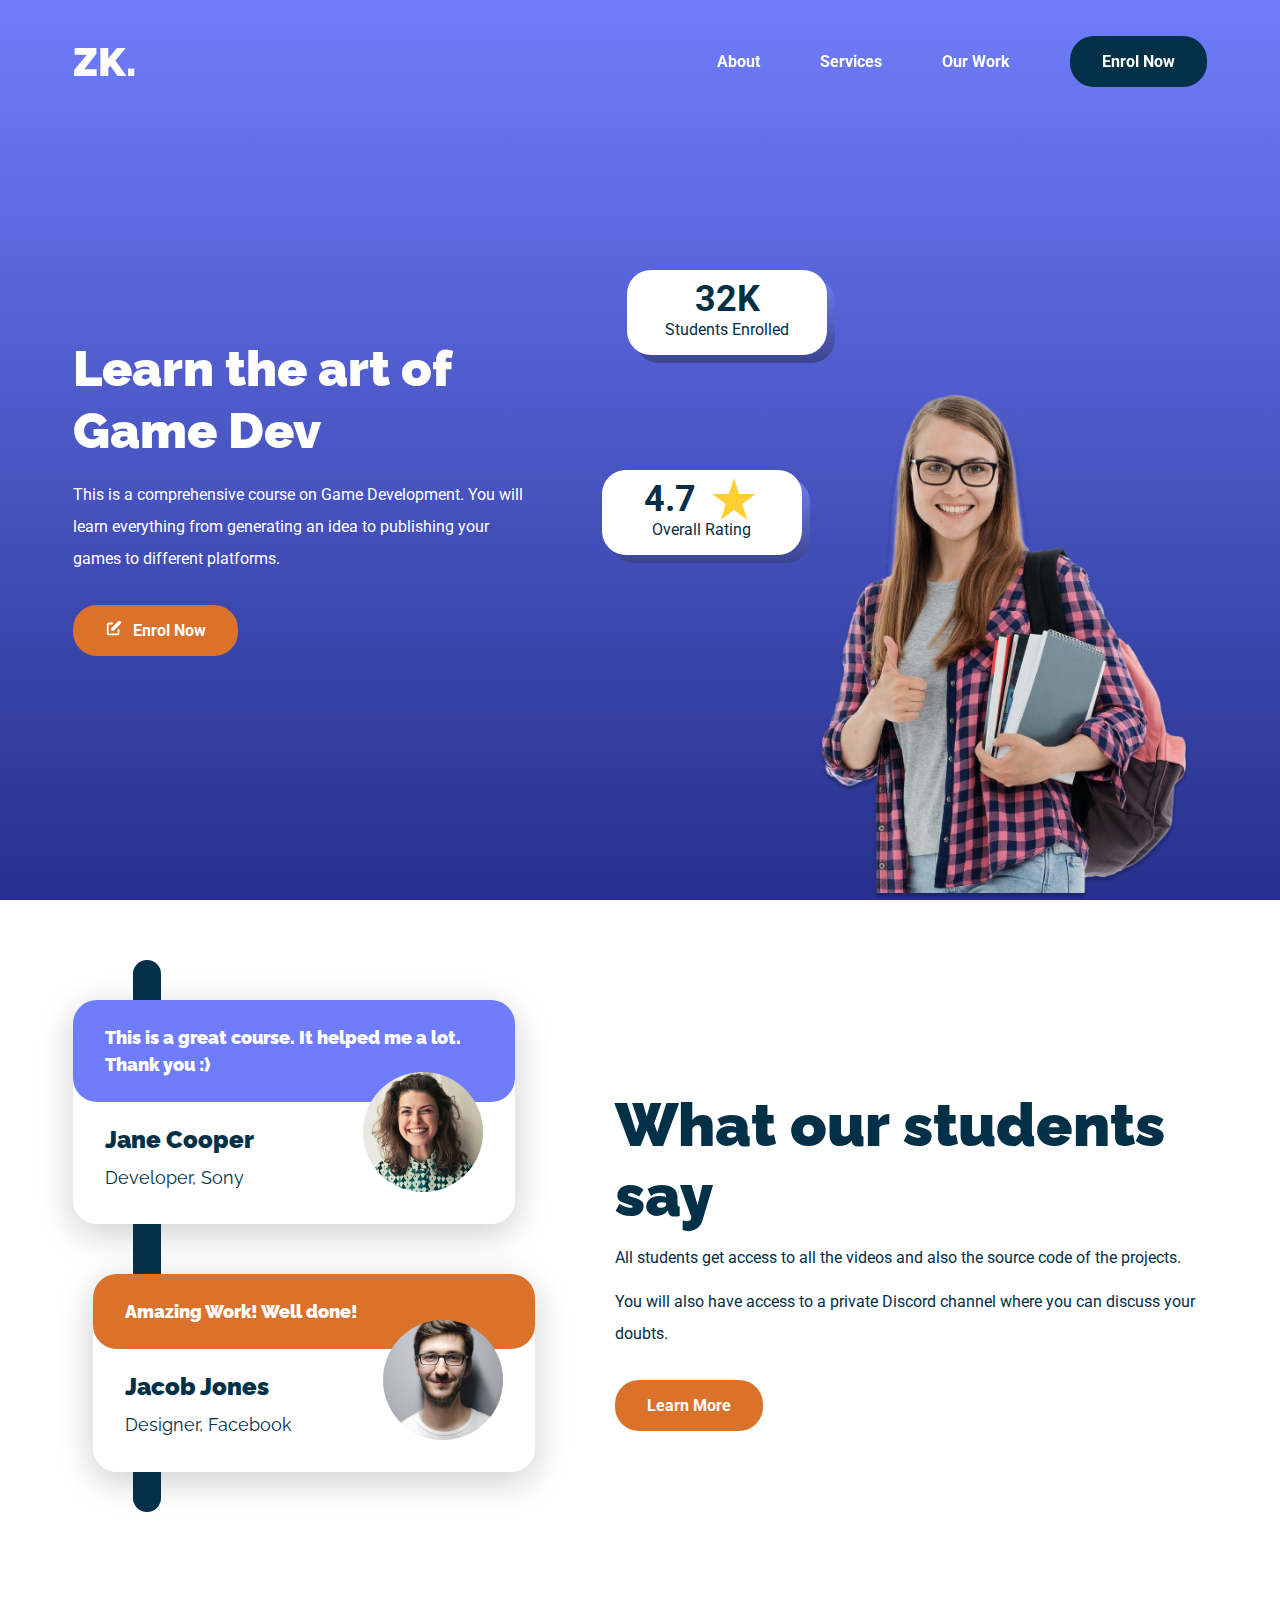
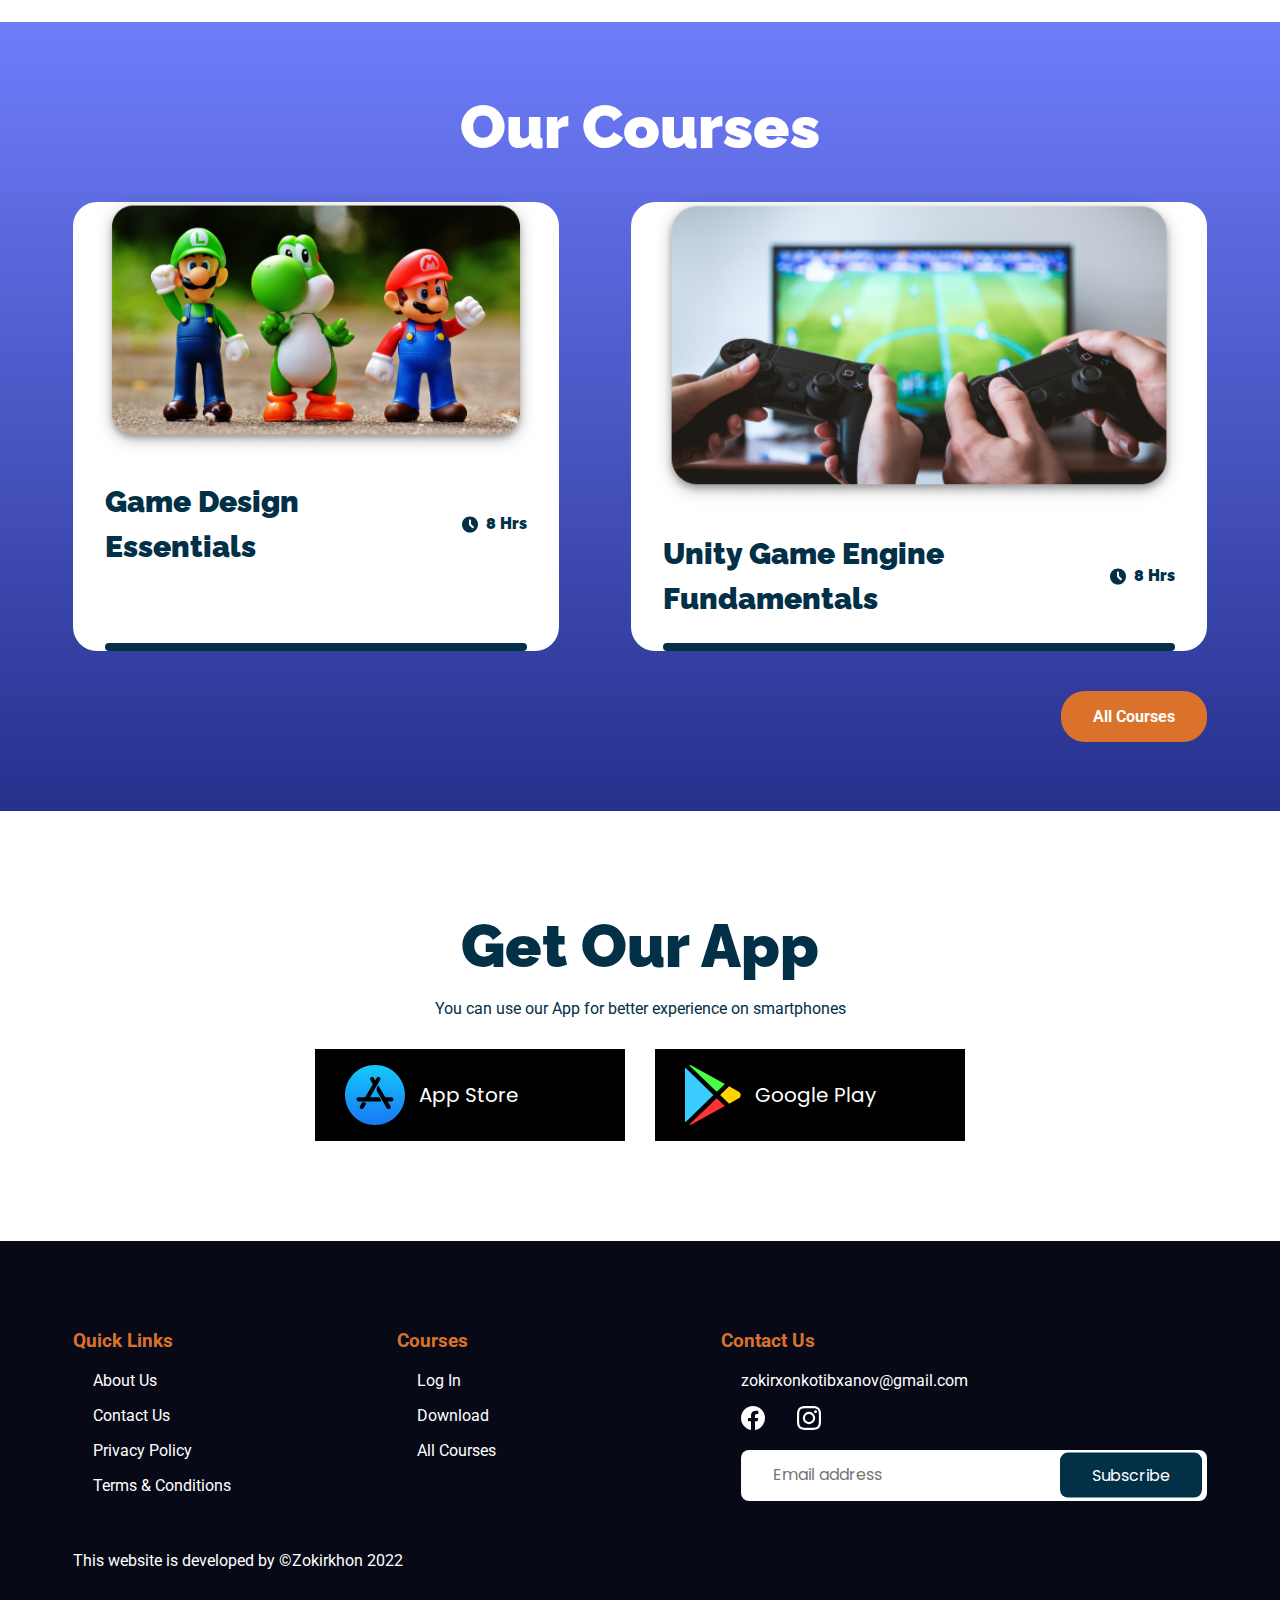
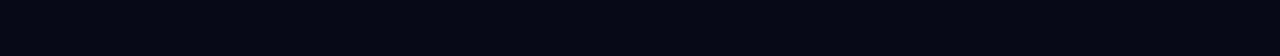
<file: 1/index.html>
<!DOCTYPE html>
<html lang="en">
  <head>
    <link rel="preconnect" href="https://fonts.gstatic.com" crossorigin />
    <link rel="preconnect" href="https://fonts.googleapis.com" />
    <link
      href="https://fonts.googleapis.com/css2?family=Poppins:wght@400;700&family=Raleway:wght@300;900&family=Roboto:ital,wght@0,100;0,300;0,400;0,500;0,700;0,900;1,100;1,300;1,400;1,500;1,700;1,900&display=swap"
      rel="stylesheet"
      type="text/css"
    />
    <meta charset="UTF-8" />
    <meta http-equiv="X-UA-Compatible" content="IE=edge" />
    <meta name="viewport" content="width=device-width, initial-scale=1.0" />
    <link rel="stylesheet" href="./styles/main.css" />
    <title>ZK</title>
  </head>
  <body>
    <!-- <Start of Header section > -->
    <header>
      <div class="wrapper">
        <!-- Start of desktop navigation menu -->
        <nav id="navbar">
          <div class="logo">ZK.</div>
          <ul>
            <li>
              <a href="#">About</a>
            </li>
            <li>
              <a href="#">Services</a>
            </li>
            <li>
              <a href="#">Our Work</a>
            </li>
            <li>
              <a href="#" class="btn dark">Enrol Now</a>
            </li>
          </ul>
        </nav>

        <!-- End of desktop navigation menu -->

        <!-- Start of Mobile Navigation -->
        <nav class="mobile-nav" id="mobileNav">
          <div class="logo">ZK.</div>
          <div class="menu-icon" id="menuIcon">
            <img src="./icons/humbergerOpen.svg" alt="menuOpen" />
          </div>
        </nav>

        <div class="mobile-menu-container" id="mobileMenuContainer">
          <div class="close-icon" id="closeIcon">
            <img src="./icons/humbergerClose.svg" alt="closeNav" />
          </div>
          <ul>
            <li>
              <a href="#">About</a>
            </li>
            <li>
              <a href="#">Services</a>
            </li>
            <li>
              <a href="#">Our Work</a>
            </li>
            <li>
              <a href="#" class="btn dark">Enrol Now</a>
            </li>
          </ul>
        </div>

        <!-- End of Mobile Navigation -->

        <div class="hero-section">
          <div class="left">
            <h1>
              Learn the art of <br />
              Game Dev
            </h1>
            <p>
              This is a comprehensive course on Game Development. You will learn
              everything from generating an idea to publishing your games to
              different platforms.
            </p>
            <a href="#" class="btn light enrol-icon">Enrol Now</a>
          </div>
          <div class="right">
            <img src="./images/hero1.png" alt="hero-image" />
          </div>
          <div class="achievement-cards">
            <div class="achievement-card students-enrolled">
              <div class="content">
                <div>
                  <h3>32K</h3>
                </div>
                <p>Students Enrolled</p>
              </div>
              <div class="bg"></div>
            </div>
            <div class="achievement-card overall-rating">
              <div class="content">
                <div>
                  <h3>4.7</h3>
                  <img src="./icons/star.svg" alt="star-icon" />
                </div>
                <p>Overall Rating</p>
              </div>
              <div class="bg"></div>
            </div>
          </div>
        </div>
      </div>
    </header>
    <!-- </End of Header section> -->

    <!-- <Testimontails-cards> -->
    <div class="wrapper">
      <section class="testimontials-section">
        <div class="left">
          <div class="testimontial-card">
            <div class="content">
              This is a great course. It helped me a lot. Thank you :)
            </div>
            <div class="info">
              <h4>Jane Cooper</h4>
              <p class="company">Developer, Sony</p>
            </div>
            <img src="./images/customer1.png" alt="Image" />
          </div>
          <div class="testimontial-card">
            <div class="content">Amazing Work! Well done!</div>
            <div class="info">
              <h4>Jacob Jones</h4>
              <p class="company">Designer, Facebook</p>
            </div>
            <img src="./images/customer2.png" alt="Image" />
          </div>
        </div>
        <div class="right">
          <h2 class="dark">What our students say</h2>
          <div class="features">
            <p>
              All students get access to all the videos and also the source code
              of the projects.
            </p>
            <p>
              You will also have access to a private Discord channel where you
              can discuss your doubts.
            </p>
          </div>

          <a href="#" class="btn light desktop-btn">Learn More</a>
        </div>
        <a href="#" class="btn light mobile-btn">Learn More</a>
      </section>
    </div>
    <!-- </Testimontails-cards> -->

    <!-- <Courses-section> -->
    <section class="courses-section">
      <div class="wrapper">
        <h2 class="light">Our Courses</h2>
        <div class="course-cards">
          <div class="course-card">
            <img src="./images/game1.png" alt="" />
            <div class="info">
              <h3>Game Design Essentials</h3>
              <div class="duration">8 Hrs</div>
            </div>
          </div>

          <div class="course-card">
            <img src="./images/game2.png" alt="" />
            <div class="info">
              <h3>Unity Game Engine Fundamentals</h3>
              <div class="duration">8 Hrs</div>
            </div>
          </div>
        </div>
        <a href="#" class="btn light">All Courses</a>
      </div>
    </section>
    <!-- </End of Courses-section> -->

    <!-- <Get Our App> -->
    <div class="wrapper">
      <section class="app-section">
        <h2>Get Our App</h2>
        <p>You can use our App for better experience on smartphones</p>

        <div class="app-buttons">
          <div class="app-btn">
            <img src="./icons/appStore.svg" alt="App Store" />
            <span>App Store</span>
          </div>
          <div class="app-btn">
            <img src="./icons/playStore.svg" alt="App Store" />
            <span>Google Play</span>
          </div>
        </div>
      </section>
    </div>
    <!-- </End of Get Our App> -->

    <!-- <Footer section> -->
    <footer>
      <div class="wrapper">
        <div class="links-container">
          <div class="links">
            <h3>Quick Links</h3>
            <ul>
              <li>
                <a href="#">About Us</a>
              </li>
              <li>
                <a href="#">Contact Us</a>
              </li>
              <li>
                <a href="#">Privacy Policy</a>
              </li>
              <li>
                <a href="#">Terms & Conditions</a>
              </li>
            </ul>
          </div>

          <div class="links">
            <h3>Courses</h3>
            <ul>
              <li>
                <a href="#">Log In</a>
              </li>
              <li>
                <a href="#">Download</a>
              </li>
              <li>
                <a href="#">All Courses</a>
              </li>
            </ul>
          </div>

          <div class="links">
            <h3>Contact Us</h3>
            <ul>
              <li>zokirxonkotibxanov@gmail.com</li>
            </ul>
            <div class="social">
              <a href="#">
                <img src="./icons/fb.svg" alt="" />
              </a>
              <a href="#">
                <img src="./icons/instagram.svg" alt="" />
              </a>
            </div>
            <form action="#">
              <input type="text" placeholder="Email address" />
              <button class="submit-btn">Subscribe</button>
            </form>
          </div>
        </div>
        <p class="copyright">This website is developed by ©Zokirkhon 2022</p>
      </div>
    </footer>
    <!-- </End of Footer section> -->

    <script src="./scripts/app.js"></script>
  </body>
</html>
</file>
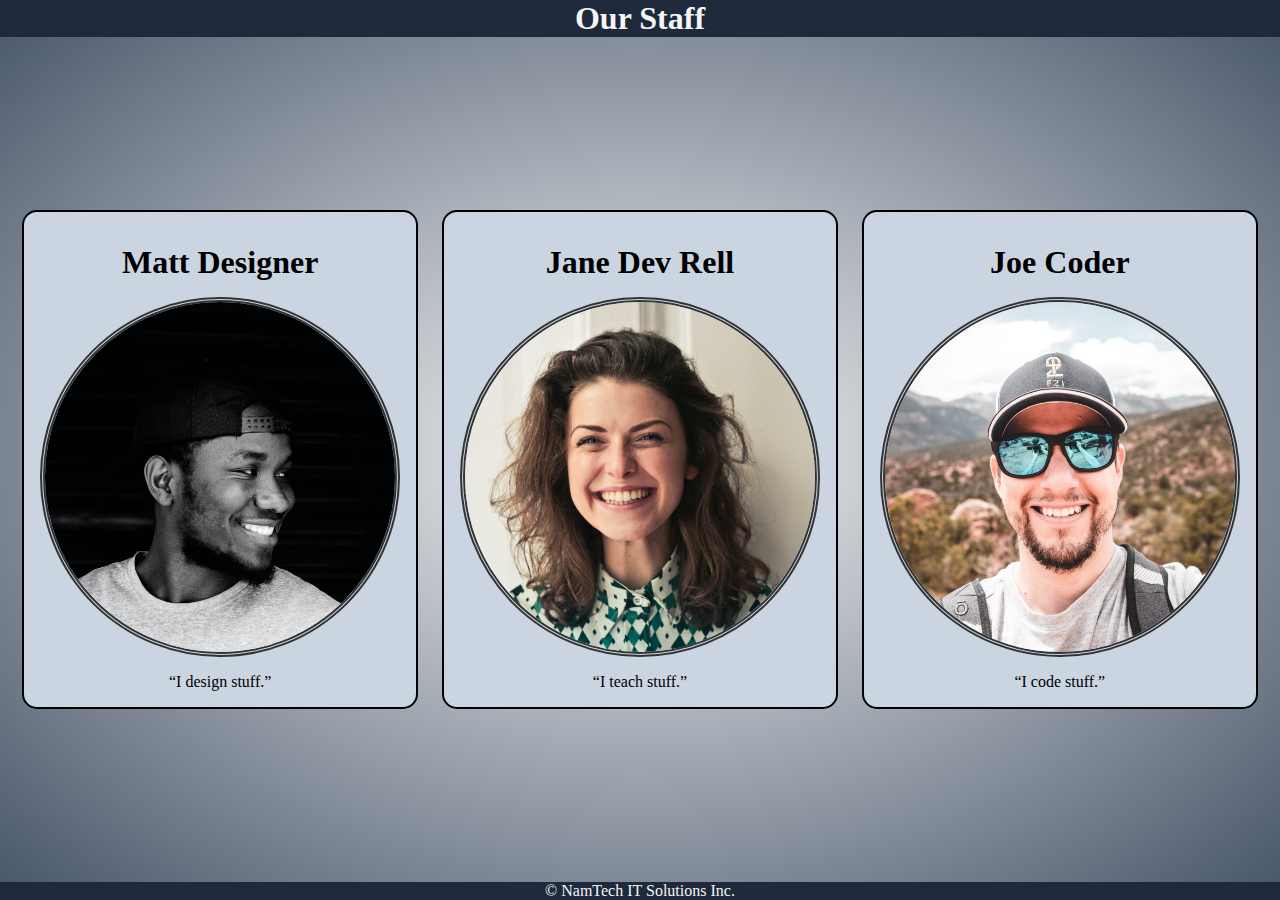
<file: 2 card-mini project/index.html>
<!DOCTYPE html>
<html lang="en">
  <head>
    <meta charset="UTF-8" />
    <meta http-equiv="X-UA-Compatible" content="IE=edge" />
    <meta name="viewport" content="width=device-width, initial-scale=1.0" />
    <meta name="author" content="Kotibkhnov" />
    <meta name="author" content="Zokrikhon" />
    <meta name="description" content="CSS mini project: card design" />
    <link rel="stylesheet" href="./style.css" />
    <title>CSS mini project: card design</title>
  </head>
  <body>
    <header>
      <h1>Our Staff</h1>
      <nav>
        <a href="#profile1"> Joe </a>
        <a href="#profile2"> Matt </a>
        <a href="#profile3"> Jane </a>
      </nav>
    </header>

    <main>
      <article id="profile1" class="card">
        <figure>
          <img
            width="500"
            height="500"
            src="./images/profile1-500x500.jpg"
            alt="Joe Coder"
            title="Joe Coder"
          />
          <figcaption>Joe Coder</figcaption>
        </figure>
        <p><q>I code stuff.</q></p>
      </article>
      <article id="profile2" class="card">
        <figure>
          <img
            width="500"
            height="500"
            src="./images/profile2-500x500.jpg"
            alt="Matt Designer"
            title="Matt Designer"
          />
          <figcaption>Matt Designer</figcaption>
        </figure>
        <p><q>I design stuff.</q></p>
      </article>
      <article id="profile3" class="card">
        <figure>
          <img
            width="500"
            height="500"
            src="./images/profile3-500x500.jpg"
            alt="Jane Dev Rell"
            title="Jane Dev Rell"
          />
          <figcaption>Jane <span class="nowrap">Dev Rell</span></figcaption>
        </figure>
        <p><q>I teach stuff.</q></p>
      </article>
    </main>

    <footer>
      <p>&copy; NamTech IT Solutions Inc.</p>
    </footer>
  </body>
</html>
</file>
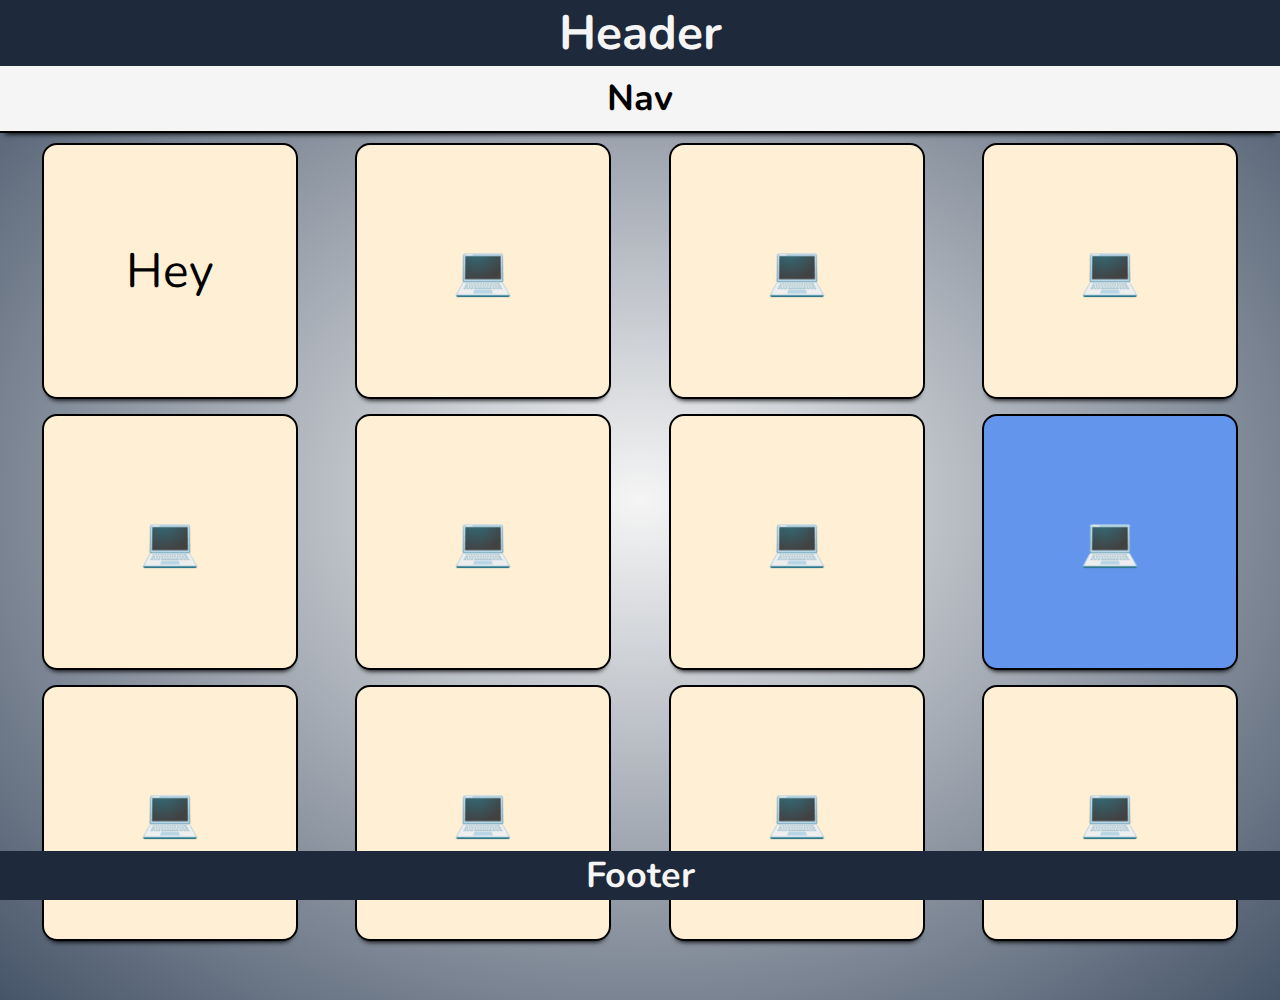
<file: 3 variables in css/index.html>
<!DOCTYPE html>
<html lang="en">
  <head>
    <meta charset="UTF-8" />
    <meta http-equiv="X-UA-Compatible" content="IE=edge" />
    <meta name="viewport" content="width=device-width, initial-scale=1.0" />
    <meta name="author" content="Zokirkhon" />
    <title>CSS Variables</title>
    <link rel="stylesheet" href="css/style.css" />
  </head>

  <body>
    <header>
      <h1>Header</h1>
      <nav>
        <h2>Nav</h2>
      </nav>
    </header>

    <main>
      <div class="square" title="Hey">
        <p>Hey</p>
      </div>
      <div class="square" title="💻">💻</div>
      <div class="square" title="💻">💻</div>
      <div class="square" title="💻">💻</div>
      <div class="square" title="💻">💻</div>
      <div class="square" title="💻">💻</div>
      <div class="square" title="💻">💻</div>
      <div class="square square--highlight" title="💻">💻</div>
      <div class="square" title="💻">💻</div>
      <div class="square" title="💻">💻</div>
      <div class="square" title="💻">💻</div>
      <div class="square" title="💻">💻</div>
    </main>

    <footer>
      <h2>Footer</h2>
    </footer>
  </body>
</html>
</file>
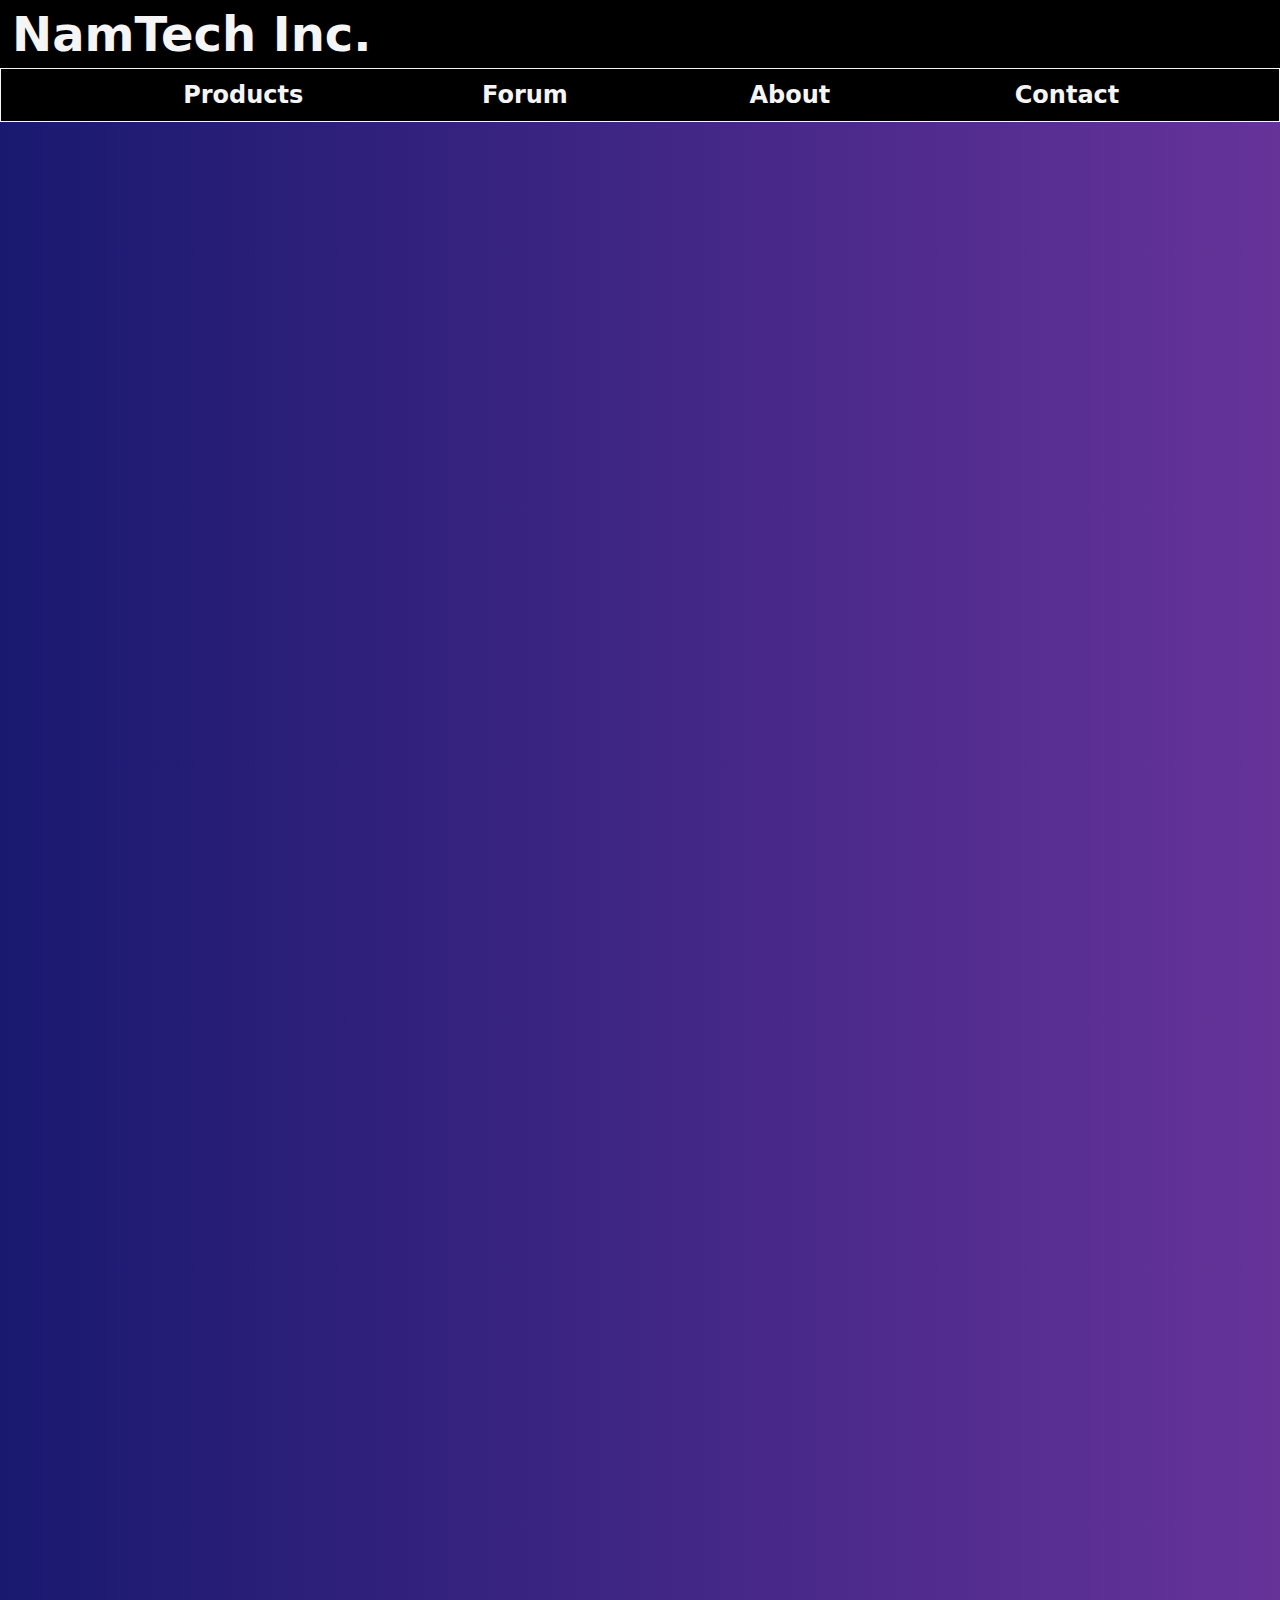
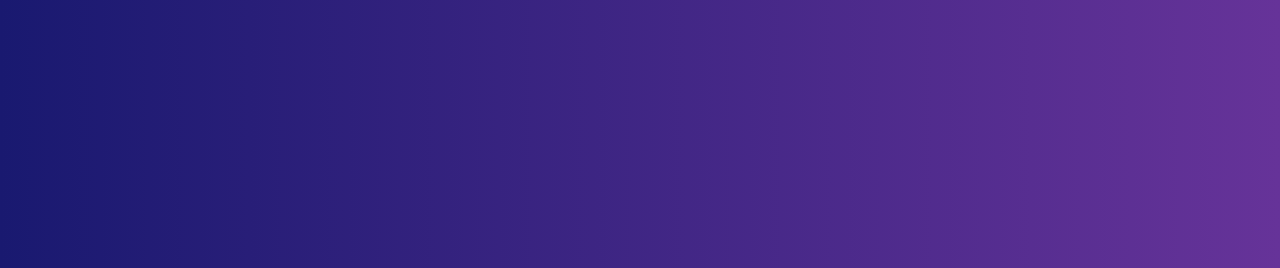
<file: 4 animation/index.html>
<!DOCTYPE html>
<html lang="en">
  <head>
    <meta charset="UTF-8" />
    <meta http-equiv="X-UA-Compatible" content="IE=edge" />
    <meta name="viewport" content="width=device-width, initial-scale=1.0" />
    <meta name="author" content="Zokirkhon" />
    <title>Menu Animation</title>
    <link rel="stylesheet" href="./style.css" />
  </head>
  <body>
    <header>
      <section class="header-title-line">
        <h1>NamTech Inc.</h1>
        <button class="menu-button">
          <div class="menu-icon"></div>
        </button>
      </section>

      <nav>
        <ul>
          <li><a href="#">Products</a></li>
          <li><a href="#">Forum</a></li>
          <li><a href="#">About</a></li>
          <li><a href="#">Contact</a></li>
        </ul>
      </nav>
    </header>

    <main>
        
    </main>
  </body>
</html>
</file>
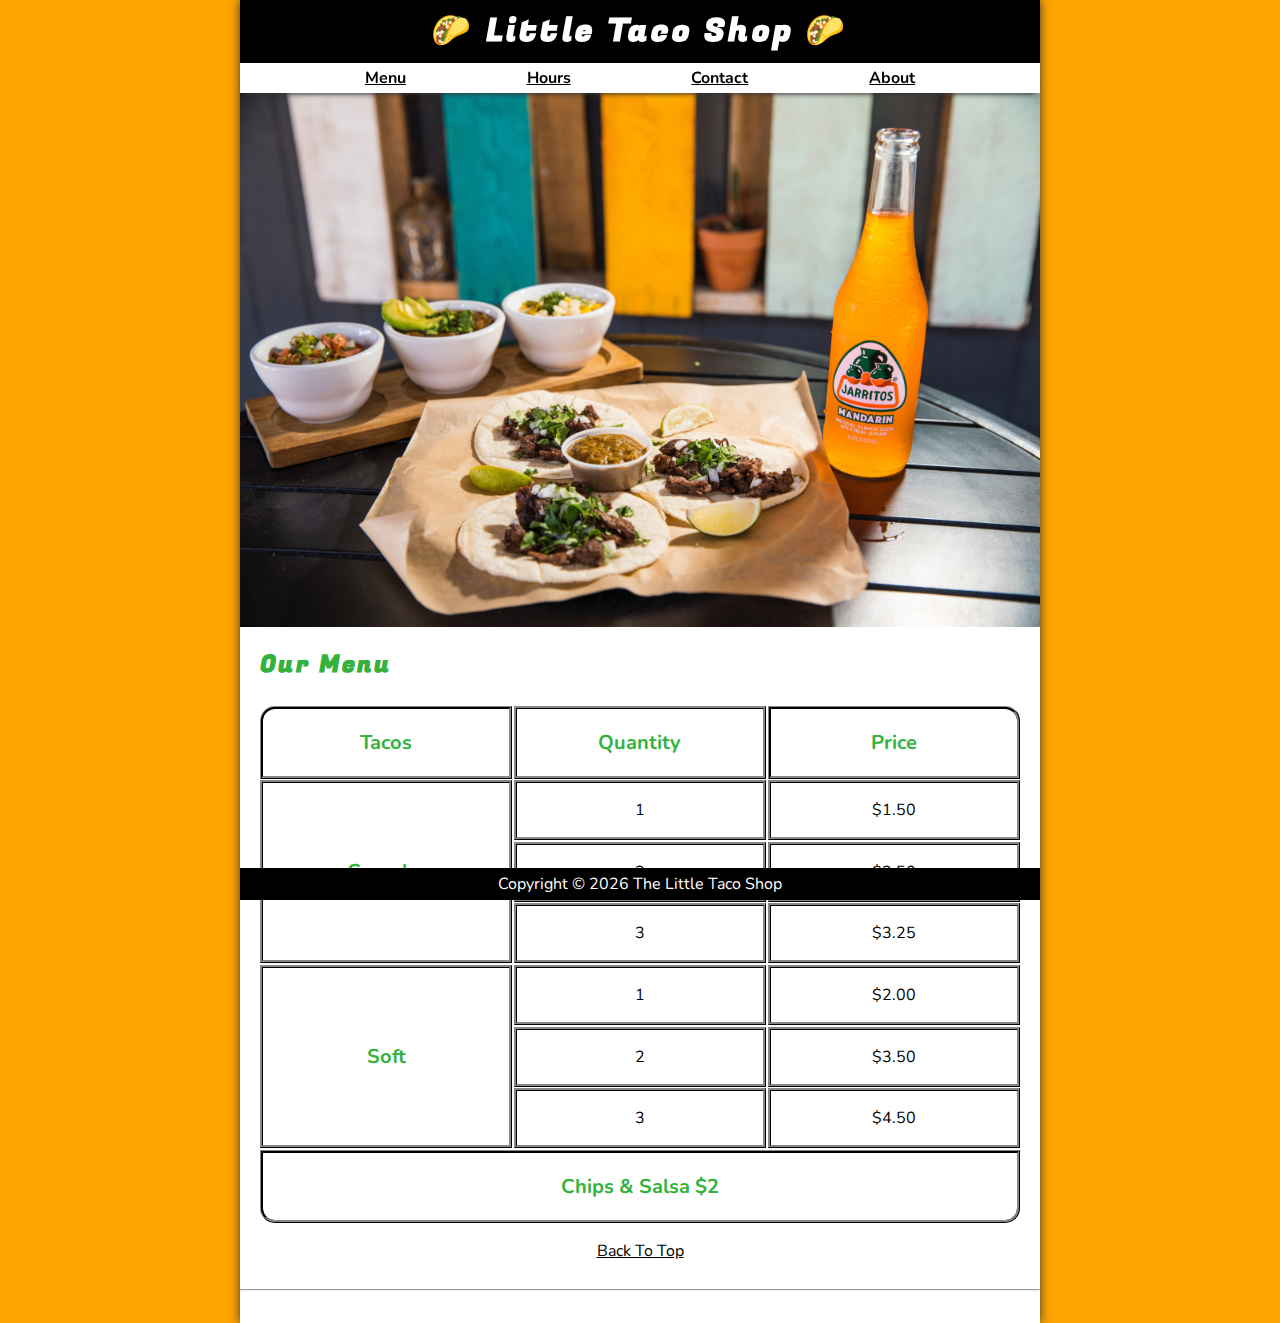
<file: 5 mini-project/index.html>
<!DOCTYPE html>
<html lang="en">
    <head>
        <meta charset="UTF-8" />
        <meta http-equiv="X-UA-Compatible" content="IE=edge" />
        <meta name="viewport" content="width=device-width, initial-scale=1.0" />
        <meta name="author" content="Zokirkhon Kotibkhnov" />
        <meta name="description" content="The official website for The Little Taco Shop" />
        <title>The Little Taco Shop</title>
        <link rel="icon" href="favicon.ico" type="image/x-icon" />
        <link rel="stylesheet" href="css/style.css" />
        <script src="./js/app.js" defer></script>
    </head>

    <body>
        <header class="header">
            <h1 class="header__h1">Little Taco Shop</h1>
            <nav class="header__nav">
                <ul class="header__ul">
                    <li>
                        <a href="#menu">Menu</a>
                    </li>
                    <li>
                        <a href="./hours.html">Hours</a>
                    </li>
                    <li>
                        <a href="./contact.html">Contact</a>
                    </li>
                    <li>
                        <a href="./about.html">About</a>
                    </li>
                </ul>
            </nav>
        </header>

        <section class="hero">
            <h2 class="hero__h2">Bienvendios!</h2>
            <figure>
                <img src="img/tacos_and_drink_1000x667.png" alt="Tacos and a Drink" title="We love tacos!" width="1000" height="667" />
                <figcaption class="offscreen">Tacos and a Drink</figcaption>
            </figure>
        </section>

        <main class="main">
            <article id="menu" class="main__article menu">
                <h2 class="menu__h2">Our Menu</h2>
                <table class="menu__container">
                    <caption class="offscreen">
                        Our Tacos
                    </caption>
                    <thead>
                        <tr>
                            <th class="menu__header" scope="col">Tacos</th>
                            <th class="menu__header" scope="col">Quantity</th>
                            <th class="menu__header" scope="col">Price</th>
                        </tr>
                    </thead>
                    <tbody>
                        <tr>
                            <th class="menu__item menu__cr" scope="row" rowspan="3">Crunchy</th>
                            <td class="menu__item">1</td>
                            <td class="menu__item">$1.50</td>
                        </tr>
                        <tr>
                            <td class="menu__item">2</td>
                            <td class="menu__item">$2.50</td>
                        </tr>
                        <tr>
                            <td class="menu__item">3</td>
                            <td class="menu__item">$3.25</td>
                        </tr>
                        <tr>
                            <th class="menu__item menu__sf" scope="row" rowspan="3">Soft</th>
                            <td class="menu__item">1</td>
                            <td class="menu__item">$2.00</td>
                        </tr>
                        <tr>
                            <td class="menu__item">2</td>
                            <td class="menu__item">$3.50</td>
                        </tr>
                        <tr>
                            <td class="menu__item">3</td>
                            <td class="menu__item">$4.50</td>
                        </tr>
                    </tbody>
                    <tfoot>
                        <tr>
                            <td class="menu__item menu__cs" colspan="3">Chips &amp; Salsa $2</td>
                        </tr>
                    </tfoot>
                </table>
                <p class="center">
                    <a href="#">Back To Top</a>
                </p>
            </article>
        </main>
        <hr />
        <footer class="footer">
            <p>
                <span class="nowrap">Copyright &copy; <time id="year"></time></span>
                <span class="nowrap">The Little Taco Shop</span>
            </p>
        </footer>
    </body>
</html>
</file>
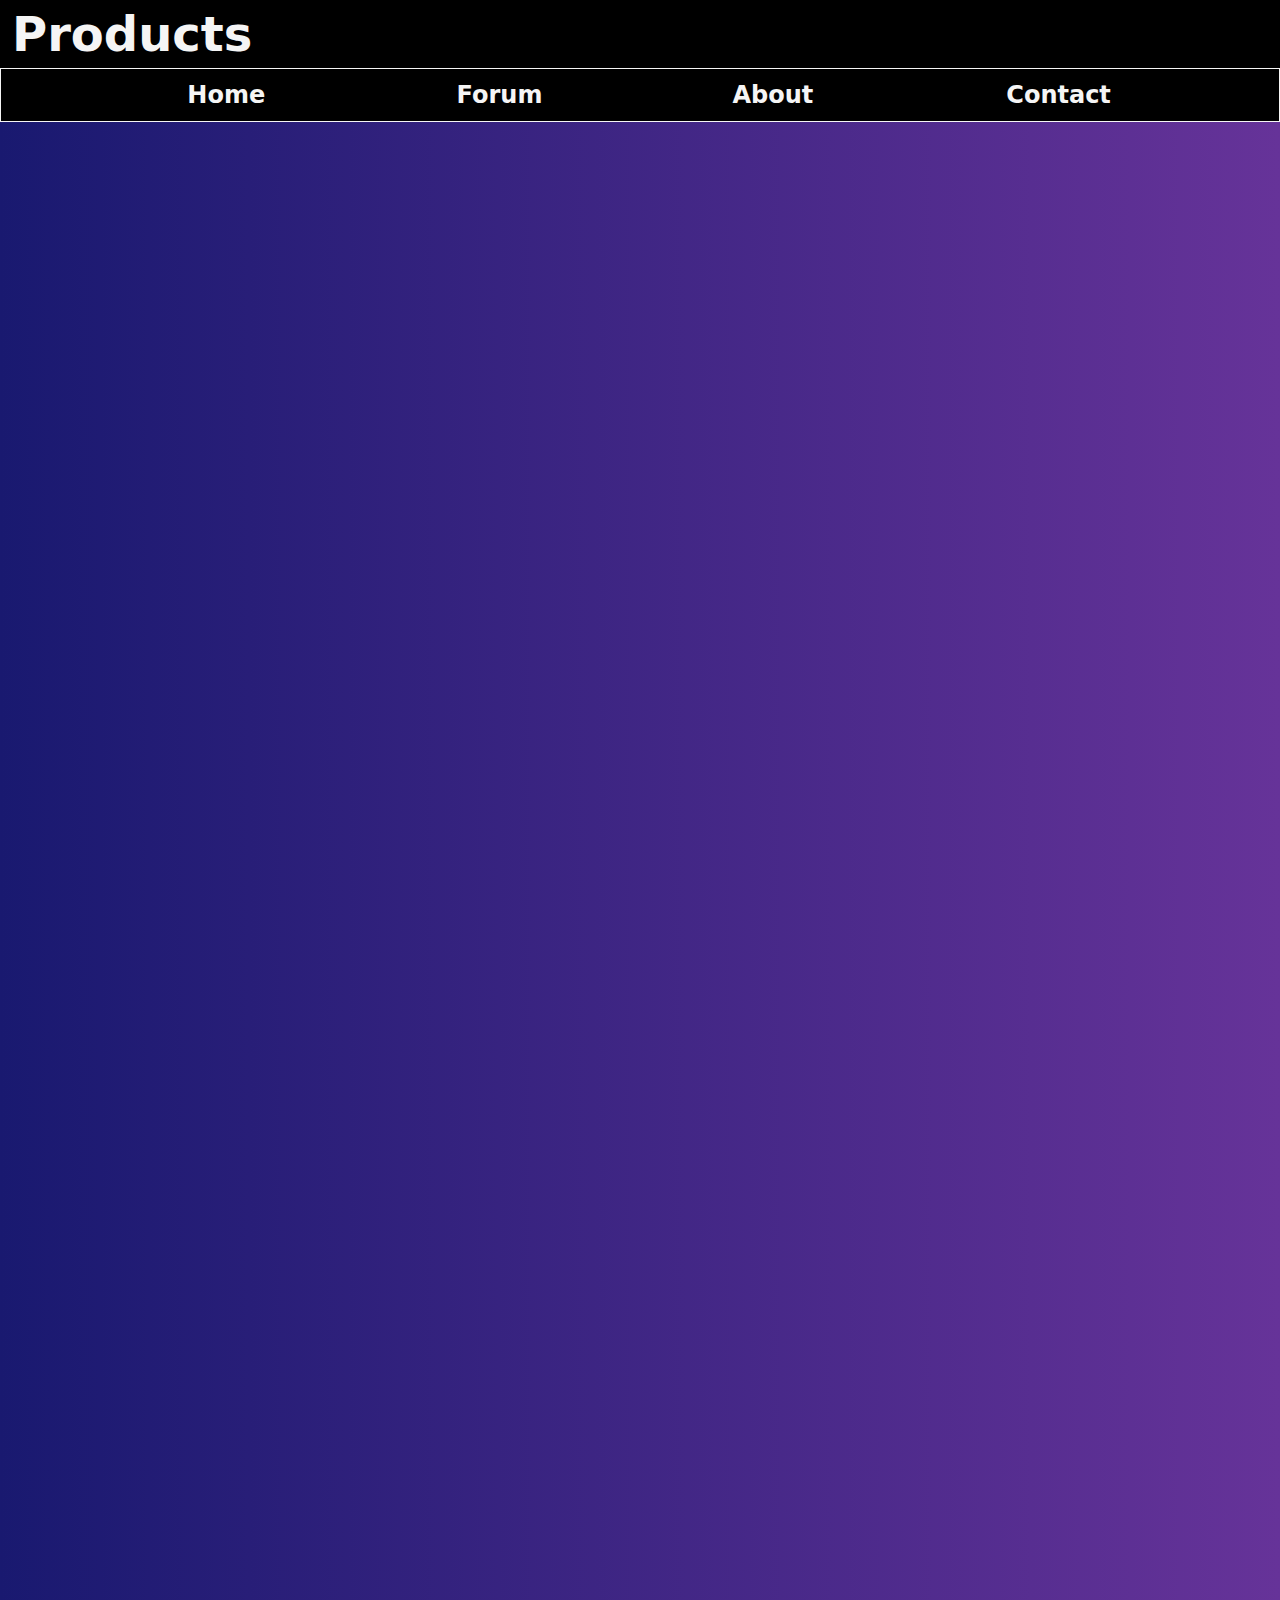
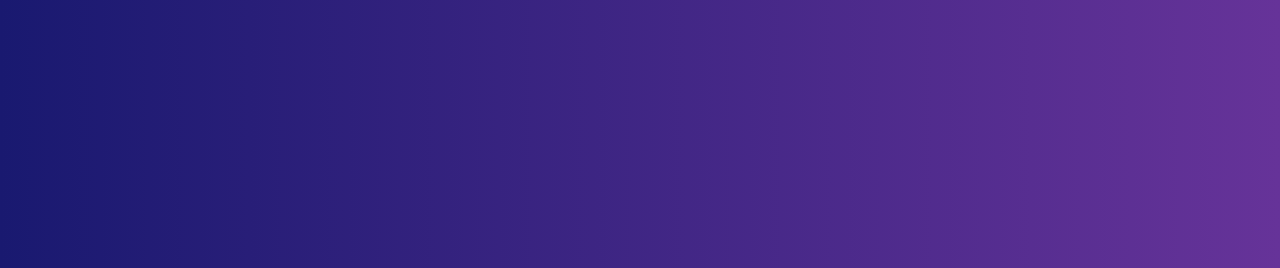
<file: 4 animation/products.html>
<!DOCTYPE html>
<html lang="en">
  <head>
    <meta charset="UTF-8" />
    <meta http-equiv="X-UA-Compatible" content="IE=edge" />
    <meta name="viewport" content="width=device-width, initial-scale=1.0" />
    <meta name="author" content="Zokirkhon" />
    <title>Products</title>
    <link rel="stylesheet" href="./style.css" />
  </head>
  <body>
    <header>
      <section class="header-title-line">
        <h1>Products</h1>
        <button class="menu-button" title="Open Nav Menu">
          <div class="menu-icon"></div>
        </button>
      </section>

      <button class="closeMenuBtn" title="Close Nav Menu" tabindex="-1"></button>

      <nav>
        <ul>
          <li><a href="/">Home</a></li>
          <li><a href="#">Forum</a></li>
          <li><a href="#">About</a></li>
          <li><a href="#">Contact</a></li>
        </ul>
      </nav>
    </header>

    <main>
        
    </main>
  </body>
</html>
</file>
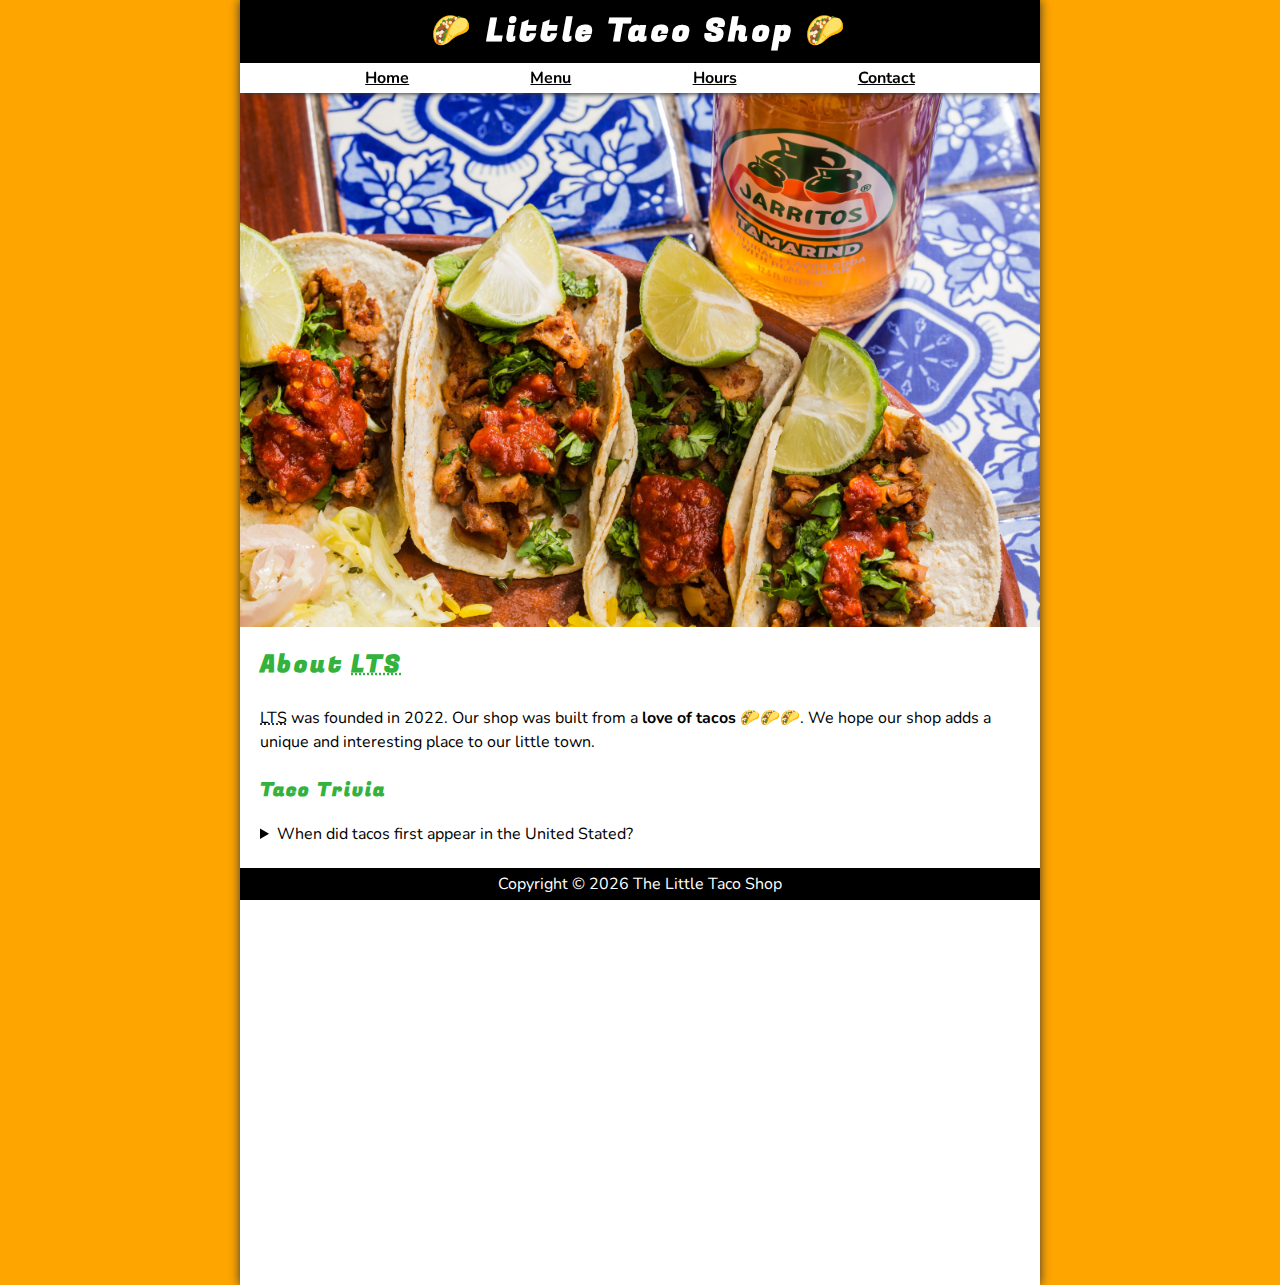
<file: 5 mini-project/about.html>
<!DOCTYPE html>
<html lang="en">
    <head>
        <meta charset="UTF-8" />
        <meta name="author" content="Zokirkhon Kotibkhonov" />
        <meta name="viewport" content="width=device-width, initial-scale=1.0" />
        <meta name="description" content="About The Little Taco Shop" />
        <title>About LTS</title>
        <link rel="icon" href="favicon.ico" type="image/x-icon" />
        <link rel="stylesheet" href="css/style.css" />
        <script src="./js/app.js" defer></script>
    </head>
    <body>
        <header class="header">
            <h1 class="header__h1">Little Taco Shop</h1>
            <nav class="header__nav">
                <ul class="header__ul">
                    <li>
                        <a href="/">Home</a>
                    </li>
                    <li>
                        <a href="/#menu">Menu</a>
                    </li>
                    <li>
                        <a href="./hours.html">Hours</a>
                    </li>
                    <li>
                        <a href="./contact.html">Contact</a>
                    </li>
                </ul>
            </nav>
        </header>

        <section class="hero">
            <figure>
                <img src="img/tacos_delicioso_1000x667.png" alt="Tacos Delicioso" title="Tacos Delicioso" width="1000" height="667" />
                <figcaption class="offscreen">Try these Delicious Tacos</figcaption>
            </figure>
        </section>

        <main class="main">
            <article id="about" class="main__article about">
                <h2>About <abbr title="The Little Taco Shop">LTS</abbr></h2>
                <p><abbr title="The Little Taco Shop">LTS</abbr> was founded in <time datetime="2022">2022</time>. Our shop was built from a <strong>love of tacos</strong> 🌮🌮🌮. We hope our shop adds a unique and interesting place to our little town.</p>
                <aside class="about__trivia">
                    <h3>Taco Trivia</h3>
                    <details>
                        <summary>When did tacos first appear in the United Stated?</summary>
                        <p class="about__trivia-answer">
                            Jeffrey M. Pilcher, taco historian and professor of history at the University of Minnesota, says the earliest mention of tacos in the United States are in a newspaper from
                            <time datetime="1905">1905</time>. (Source: <cite><a href="https://www.smithsonianmag.com/arts-culture/where-did-the-taco-come-from-81228162/" target="_blank">Smithsonian Magazine</a></cite
                            >)
                        </p>
                    </details>
                </aside>
            </article>
        </main>
        <footer class="footer">
            <p>
                <span class="nowrap">Copyright &copy; <time id="year"></time></span>
                <span class="nowrap">The Little Taco Shop</span>
            </p>
        </footer>
    </body>
</html>
</file>
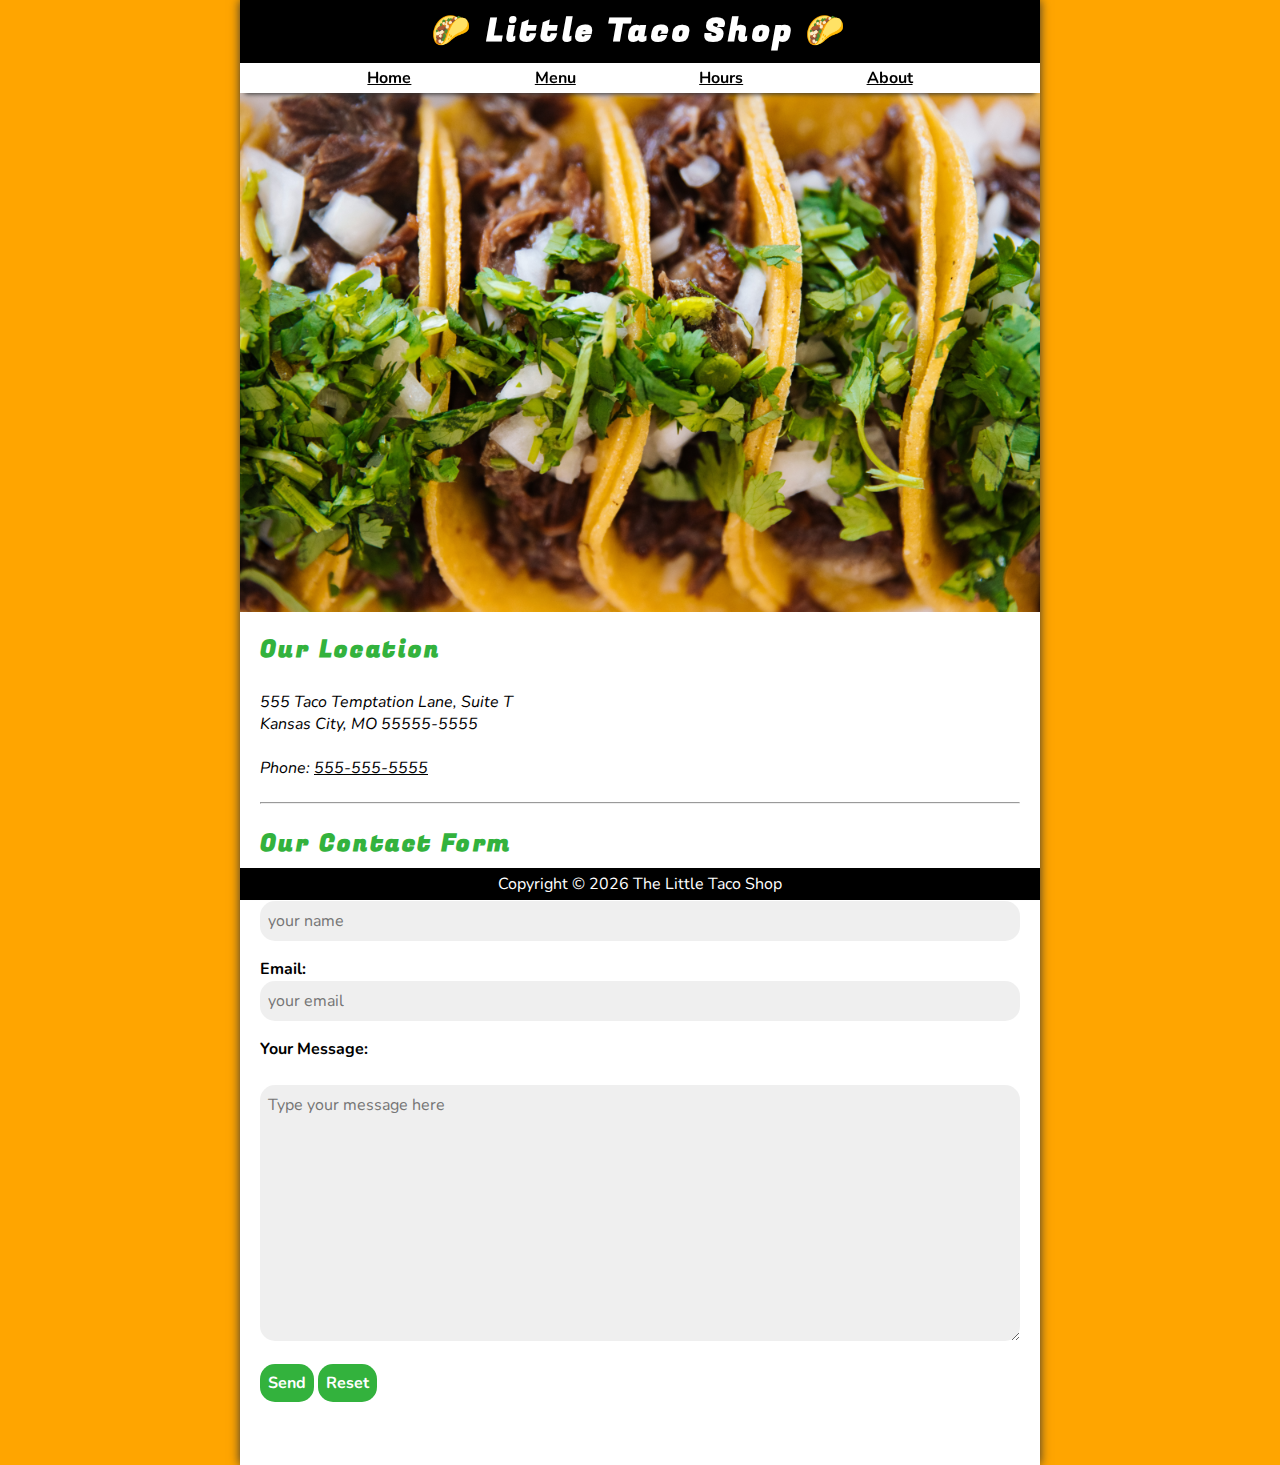
<file: 5 mini-project/contact.html>
<!DOCTYPE html>
<html lang="en">
    <head>
        <meta charset="UTF-8" />
        <meta name="author" content="Zokirkhon Kotibkhonov" />
        <meta name="description" content="Contact information for The Little Taco Shop" />
        <meta name="viewport" content="width=device-width, initial-scale=1.0" />
        <title>Contact Us - LTS</title>
        <link rel="icon" href="favicon.ico" type="image/x-icon" />
        <link rel="stylesheet" href="css/style.css" />
        <script src="./js/app.js" defer></script>
    </head>

    <body>
        <header class="header">
            <h1 class="header__h1">Little Taco Shop</h1>
            <nav class="header__nav">
                <ul class="header__ul">
                    <li>
                        <a href="/">Home</a>
                    </li>
                    <li>
                        <a href="/#menu">Menu</a>
                    </li>
                    <li>
                        <a href="hours.html">Hours</a>
                    </li>
                    <li>
                        <a href="./about.html">About</a>
                    </li>
                </ul>
            </nav>
        </header>
        <section class="hero">
            <figure>
                <img src="img/tacos_close_up_1000x649.png" alt="Little Taco Shop Tacos" title="Tacos ready to eat!" width="1000" height="649" />
                <figcaption class="offscreen">Little Taco Shop Tacos</figcaption>
            </figure>
        </section>
        <main class="main">
            <article class="main__article">
                <h2>Our Location</h2>
                <address>
                    555 Taco Temptation Lane, Suite T<br />
                    Kansas City, MO 55555-5555
                    <br /><br />
                    Phone: <a href="tel:+5555555555">555-555-5555</a>
                </address>
            </article>
            <hr>
            <article class="main__article contact">
                <h2 class="contact__h2">Our Contact Form</h2>

                <form action="https://httpbin.org/get" method="get" class="contact__form">
                    <fieldset class="contact__fieldset">
                        <legend class="offscreen">Send Us A Message</legend>
                        <p class="contact__p">
                            <label class="contact__label" for="name">Name:</label>
                            <input class="contact__input" type="text" name="name" id="name" placeholder="your name" required />
                        </p>
                        <p class="contact__p">
                            <label class="contact__label" for="email">Email:</label>
                            <input class="contact__input" type="email" name="email" id="email" placeholder="your email" required />
                        </p>
                        <p class="contact__p">
                            <label class="contact__label" for="message">Your Message:</label>
                            <br />
                            <textarea class="contact__textarea" name="message" id="message" cols="30" rows="10" placeholder="Type your message here"></textarea>
                        </p>
                    </fieldset>
                    <button class="contact__button" type="submit">Send</button>
                    <button class="contact__button" type="reset">Reset</button>
                </form>
            </article>
        </main>
        <footer class="footer">
            <p>
                <span class="nowrap">Copyright &copy; <time id="year"></time></span>
                <span class="nowrap">The Little Taco Shop</span>
            </p>
        </footer>
    </body>
</html>
</file>
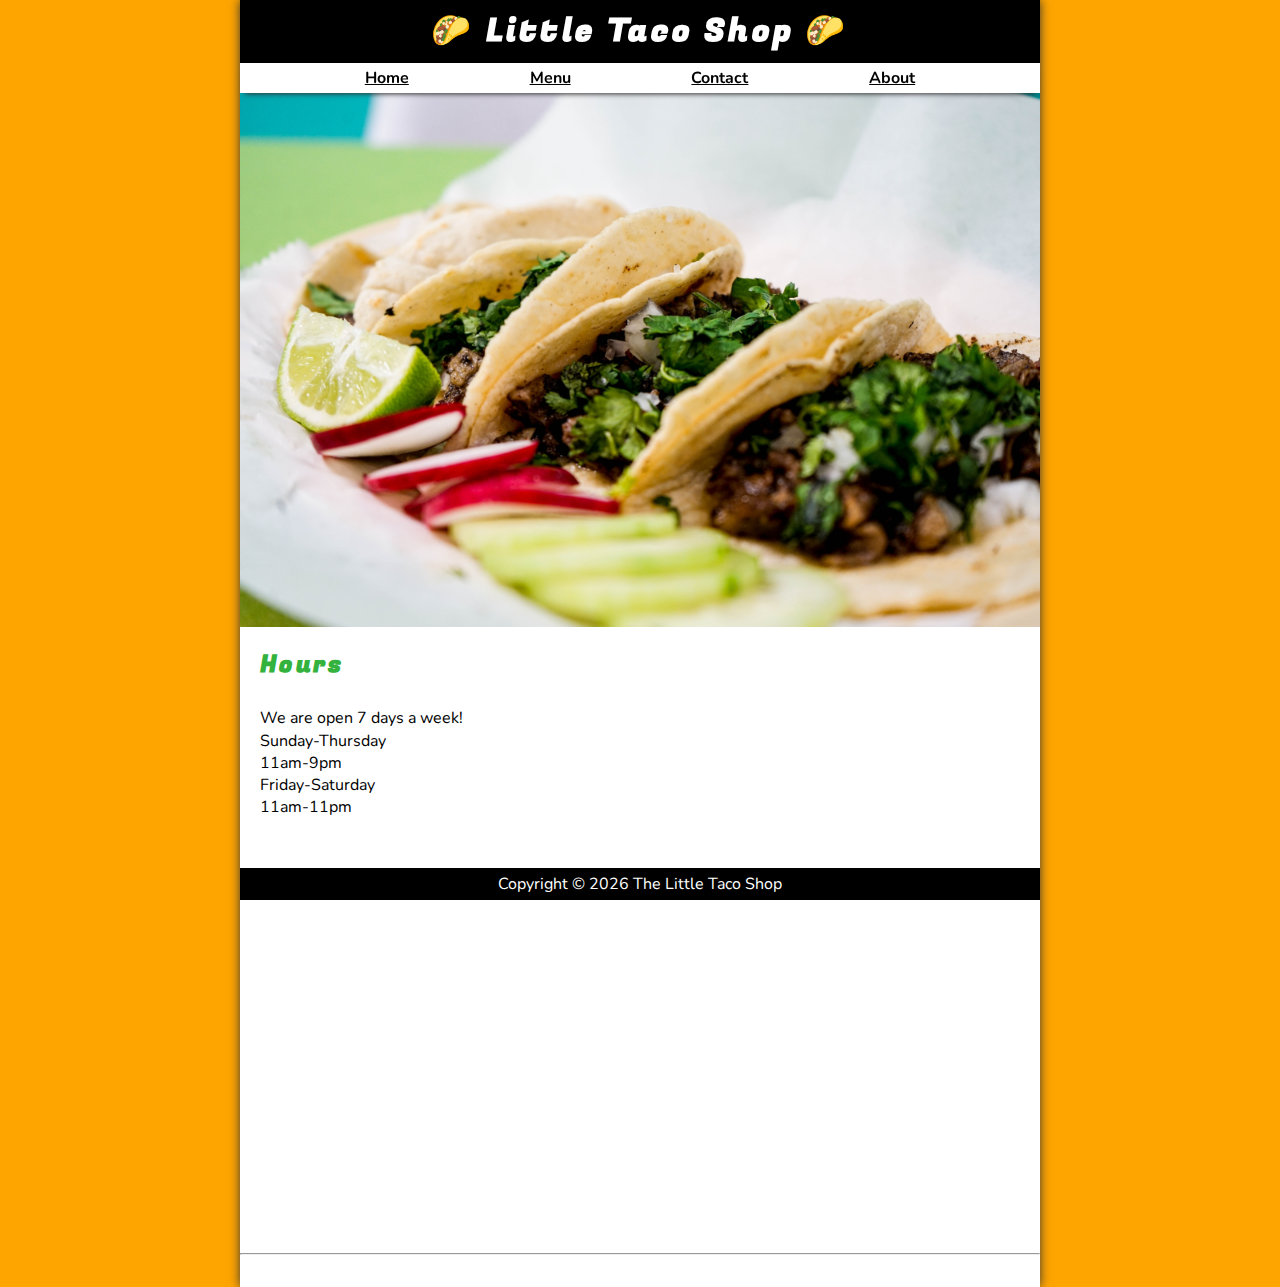
<file: 5 mini-project/hours.html>
<!DOCTYPE html>
<html lang="en">
    <head>
        <meta charset="UTF-8" />
        <meta http-equiv="X-UA-Compatible" content="IE=edge" />
        <meta name="viewport" content="width=device-width, initial-scale=1.0" />
        <meta name="author" content="Zokirkhon Kotibhonov" />
        <meta name="description" content="Store Hours for The Little Taco Shop" />
        <title>LTS Hours</title>
        <link rel="icon" href="favicon.ico" type="image/x-icon" />
        <link rel="stylesheet" href="css/style.css" />
        <script src="./js/app.js" defer></script>
    </head>

    <body>
        <header class="header">
            <h1 class="header__h1">Little Taco Shop</h1>
            <nav class="header__nav">
                <ul class="header__ul">
                    <li>
                        <a href="/">Home</a>
                    </li>

                    <li>
                        <a href="/#menu">Menu</a>
                    </li>
                    <li>
                        <a href="./contact.html">Contact</a>
                    </li>
                    <li>
                        <a href="./about.html">About</a>
                    </li>
                </ul>
            </nav>
        </header>

        <section class="hero">
            <figure>
                <img src="img/tacos_tray_1000x667.png" alt="A Tray of Tasty Tacos" title="We love trays of tacos!" width="1000" height="667" />
                <figcaption class="offscreen">A Tray of Tasty Tacos</figcaption>
            </figure>
        </section>

        <main class="main">
            <article class="main__article">
                <h2>Hours</h2>
                <p>We are open 7 days a week!</p>
                <dl>
                    <dt>Sunday-Thursday</dt>
                    <dd>11am-9pm</dd>
                    <dt>Friday-Saturday</dt>
                    <dd>11am-11pm</dd>
                </dl>
            </article>
        </main>
        <hr />
        <footer class="footer">
            <p>
                <span class="nowrap">Copyright &copy; <time id="year"></time></span>
                <span class="nowrap">The Little Taco Shop</span>
            </p>
        </footer>
    </body>
</html>
</file>
<file: 1/styles/main.css>
/* core styles */
:root {
  --orange-coolor: #da722c;
  --dark-blue-color: #023047;
  --dark-color: #070917;
  --light-color: #e8f7fb;
  --blue-color: #057ada;
  --purple-color: #6f7dfb;
}
::-webkit-scrollbar {
  width: 0;
}

*,
*::after,
*::before {
  box-sizing: border-box;
  font-family: "Raleway", sans-serif;
  font-family: "Roboto", sans-serif;
}

a {
  color: inherit;
  text-decoration: none;
  cursor: pointer;
}
li {
  list-style: none;
}

body {
  margin: 0;
  font-family: "Poppins", sans-serif;
}
.wrapper {
  max-width: 1134px;
  margin: 0 auto;
}
section {
  margin-top: 6.25rem;
}

/* Buttons */
.btn {
  padding: 1rem 2rem;
  border-radius: 1.5rem;
  color: #fff;
  display: inline-block;
  font-style: normal;
  font-weight: 700;
  font-size: 1rem;
  position: relative;
}

.btn.light {
  background: var(--orange-coolor);
}
.btn.dark {
  background: var(--dark-blue-color);
}

.btn.enrol-icon::before {
  content: url("../icons/PencilAlt.svg");
  position: absolute;
  top: 50%;
  left: 2rem;
  transform: translateY(-50%);
}
.btn.enrol-icon {
  padding-left: 3.75rem;
}

/* Header */

header {
  background: linear-gradient(180deg, #6f7dfb 0%, #26308c 100%);
  height: 100vh;
  width: 100%;
}

nav {
  display: flex;
  justify-content: space-between;
  align-items: center;
  position: fixed;
  width: 1134px;
  top: 0;
  padding: 2.25rem 0;
  z-index: 10;
  transition: all 0.3s ease-in-out;
}
nav.scrolled {
  background-color: var(--dark-color);
  box-shadow: 0 1rem 0.9rem -0.5rem rgba(0, 0, 0, 0.3);
  border-radius: 0 0 0.5rem 0.5rem;
  top: 0;
  padding: 0.75rem;
}

nav .logo {
  font-family: "Raleway", sans-serif;
  font-weight: 900;
  font-size: 40px;
  color: #ffffff;
}

nav ul {
  display: flex;
  align-items: center;
  gap: 3.75rem;
  margin: 0;
}

nav ul li a {
  font-weight: 700;
  font-size: 1rem;
  color: #ffffff;
}

/* Hero section */

.hero-section {
  padding-top: 3.75rem;
  display: flex;
  height: 100vh;
  width: 100%;
  align-items: center;
  justify-content: space-between;
  color: #fff;
}

.hero-section .left h1 {
  /* Learn the art of Game Dev */
  font-family: "Raleway", sans-serif;
  font-weight: 900;
  font-size: 3.125rem;
  line-height: 125%;
  margin-bottom: 0;
}

.hero-section .left p {
  font-weight: 400;
  font-size: 1rem;
  line-height: 200%;
  margin-bottom: 1.875rem;
  width: 28.5625rem;
}

.hero-section .left {
  flex: 1;
}

.hero-section .right {
  align-self: flex-end;
}

.hero-section .right img {
  height: 32.5rem;
  vertical-align: text-bottom;
}

/* achievement-cards */
.achievement-card {
  position: absolute;
  min-width: 12.5rem;
  color: var(--dark-blue-color);
}

.achievement-card .content {
  border-radius: 1.5rem;
  background: #fff;
  padding: 0.5rem 2rem;
  z-index: 9;
  position: relative;
}

.achievement-card.students-enrolled {
  left: 49%;
  top: 16.875rem;
}

.achievement-card.overall-rating {
  left: 47%;
  top: 29.375rem;
}

.achievement-card .content div {
  display: flex;
  align-items: center;
  gap: 0.75rem;
}

.achievement-card h3 {
  font-weight: 700;
  font-size: 2.25rem;
  margin: 0;
  text-align: center;
  width: 100%;
  flex: 1;
}
.achievement-card img {
  flex: 1;
  height: 2.625rem;
  margin-left: -1.25rem;
}
.achievement-card p {
  font-weight: normal;
  font-size: 1rem;
  margin-top: 0;
  margin-bottom: 8px;
  text-align: center;
}
.achievement-card .bg {
  position: absolute;
  height: 100%;
  width: 100%;
  background: linear-gradient(180deg, #6f7dfb 0%, #3b448f 100%);
  border-radius: 24px;
  top: 8px;
  left: 8px;
  z-index: 1;
}
/* Testimonial section */

h2 {
  font-family: "Raleway", sans-serif;
  font-weight: 900;
  font-size: 3.75rem;
  color: var(--dark-blue-color);
  margin: 0;
}
h2.light {
  color: #fff;
}
section p {
  font-weight: 400;
  font-size: 1rem;
  line-height: 200%;
  color: var(--dark-blue-color);
  margin: 0.75rem 0;
}

.testimontials-section {
  display: flex;
  gap: 6.25rem;
  align-items: center;
}

.testimontials-section .mobile-btn {
  display: none;
}
.testimontials-section .testimontial-card {
  width: 27.625rem;
  background: #ffffff;
  box-shadow: 0px 9px 2.25rem rgba(0, 0, 0, 0.2);
  border-radius: 1.5rem;
  margin-bottom: 3.125rem;
  position: relative;
}

.testimontials-section .testimontial-card::before {
  content: "";
  width: 1.75rem;
  position: absolute;
  height: 2.5rem;
  top: -2.5rem;
  left: 3.75rem;
  background: var(--dark-blue-color);
  border-radius: 1.5rem 1.5rem 0 0;
}
.testimontials-section .testimontial-card:last-child::before {
  left: 2.5rem;
  top: -3.125rem;
  height: calc(100% + 5.625rem);
  transform: translateX(0);
  border-radius: 0 0 1.5rem 1.5rem;
  z-index: -1;
}

.testimontials-section .testimontial-card .content {
  font-family: "Raleway", sans-serif;
  font-weight: 900;
  font-size: 1.125rem;
  line-height: 150%;
  color: #ffffff;
  border-radius: 1.5rem;
  padding: 1.5rem 2rem;
  background: var(--purple-color);
}
.testimontials-section .testimontial-card:last-child .content {
  background: var(--orange-coolor);
}
.testimontials-section .testimontial-card .info {
  padding: 1.5rem 2rem;
  background: #fff;
  border-radius: 0 0 1.5rem 1.5rem;
}

.testimontials-section .testimontial-card .info h4 {
  font-family: "Raleway", sans-serif;
  font-weight: 900;
  font-size: 1.5rem;
  line-height: 120%;
  color: var(--dark-blue-color);
  margin: 0;
}

.testimontials-section .testimontial-card .info p.company {
  font-family: "Raleway", sans-serif;
  font-weight: 400;
  font-size: 1.125rem;
  line-height: 120%;
  color: var(--dark-blue-color);
}

.testimontials-section .testimontial-card img {
  position: absolute;
  width: 7.5rem;
  right: 2rem;
  bottom: 1.25rem;
}
.testimontials-section .testimontial-card:last-child {
  transform: translateX(1.25rem);
}

.testimontials-section .features {
  margin-bottom: 1.875rem;
}

/* Courses section started */

.courses-section {
  background: linear-gradient(180deg, #6f7dfb 0%, #26308c 100%);
  padding: 4.375rem 0;
  padding-bottom: 7.5rem;
}
.courses-section h2 {
  text-align: center;
}

.courses-section .course-cards {
  display: flex;
  gap: 4.5rem;
}
.courses-section .course-card img {
  width: 100%;
  filter: drop-shadow(0px 4px 8px rgba(0, 0, 0, 0.25));
  border-radius: 1.5rem;
}

.courses-section .course-card {
  background: #fff;
  border-radius: 1.5rem;
  padding: 0 2rem;
  margin: 2.5rem 0;
  position: relative;
}

.courses-section .course-card::after {
  content: "";
  position: absolute;
  left: 2rem;
  height: 0.5rem;
  right: 2rem;
  background: var(--dark-blue-color);
  bottom: 0;
  border-radius: 1.5rem;
}
.courses-section .course-card .duration::before {
  content: url("../icons/Clock.svg");
  position: absolute;
  top: 2px;
  left: -6px;
}

.courses-section .course-card h3 {
  font-family: "Raleway", sans-serif;
  font-weight: 900;
  font-size: 1.875rem;
  line-height: 150%;
  color: var(--dark-blue-color);
}
.courses-section .course-card .info {
  display: flex;
  gap: 1rem;
  justify-content: space-between;
  align-items: center;
}

.courses-section .course-card .duration {
  font-family: "Raleway", sans-serif;
  font-weight: 900;
  font-size: 1rem;
  line-height: 150%;
  color: var(--dark-blue-color);
  white-space: nowrap;
  position: relative;
  padding-left: 20px;
}
.courses-section .wrapper {
  position: relative;
}
.courses-section .wrapper .btn {
  position: absolute;
  right: 0;
}

/* App section styles */

.app-section {
  text-align: center;
}

.app-section .app-buttons {
  display: flex;
  justify-content: center;
  align-items: center;
  gap: 1.875rem;
  margin-top: 1.5rem;
}

.app-section .app-btn {
  padding: 1rem 1.9rem;
  background: #000000;
  color: #fff;
  display: flex;
  align-items: center;
  gap: 0.875rem;
  min-width: 19.375rem;
}

.app-section .app-btn span {
  font-family: "Poppins", sans-serif;
  font-weight: 400;
  font-size: 1.25rem;
  color: #ffffff;
}

/* Footer section Styles */

footer {
  background: var(--dark-color);
  color: #fff;
  margin-top: 6.25rem;
  padding: 4.375rem 0;
}

footer .links-container {
  display: grid;
  grid-template-columns: 2fr 2fr 3fr;
}

footer h3 {
  color: var(--orange-coolor);
}

footer ul {
  padding-left: 1.25rem;
}

footer ul li {
  margin: 1rem 0;
  cursor: pointer;
}

footer .social,
form {
  margin-left: 1.25rem;
}

footer .social a {
  margin-right: 1.75rem;
}

footer form {
  margin-top: 1rem;
  position: relative;
}

footer form input {
  font-family: "Poppins", sans-serif;
  font-weight: 400;
  font-size: 1rem;
  line-height: 200%;
  color: #000000;
  border-radius: 0.5rem;
  padding: 0.6rem 10rem 0.6rem 2rem;
  width: 100%;
  border: none;
}

footer form .submit-btn {
  position: absolute;
  right: 5px;
  top: 50%;
  transform: translateY(-50%);
  background: var(--dark-blue-color);
  border-radius: 0.5rem;
  padding: 0.4rem 2rem;
  border: none;
  font-family: "Poppins", sans-serif;
  font-weight: 400;
  font-size: 1rem;
  line-height: 200%;
  color: #fff;
  cursor: pointer;
}

footer .copyright {
  margin-top: 2.5rem;
}

nav.mobile-nav {
  display: none;
}
.mobile-menu-container {
  position: absolute;
  transform: scale(0);
}

/* Media for Tablets */

@media (max-width: 1100px) {
  .btn {
    padding: 0.75rem 2rem;
  }
  .wrapper {
    padding: 0 6.25rem;
  }
  nav {
    width: 100%;
    right: 0;
    left: 0;
    padding: 2.25rem 6.25rem;
  }
  nav.scrolled {
    padding: 1rem 6.25rem;
  }
  header,
  .hero-section,
  header .wrapper {
    max-height: 65.5rem;
  }
  .hero-section {
    flex-direction: column;
    position: relative;
  }
  .hero-section .left {
    width: 100%;
    display: flex;
    flex-direction: column;
    justify-content: center;
  }
  .hero-section .left .btn {
    align-self: flex-start;
  }
  .hero-section .left h1 {
    font-size: 3.125rem;
    line-height: 125%;
  }
  .hero-section .right {
    position: absolute;
    bottom: 0;
  }
  .hero-section .right img {
    height: 33.75rem;
  }
  .hero-section .achievement-card {
    position: relative;
    margin-bottom: 5rem;
  }
  .achievement-card.students-enrolled,
  .achievement-card.overall-rating {
    left: unset;
    top: unset;
  }
  .hero-section .achievement-cards {
    align-self: flex-start;
    margin: 2.5rem;
  }
  h2 {
    font-size: 2.5rem;
  }
  .testimontials-section {
    flex-direction: column;
    align-items: stretch;
    gap: 3.125rem;
  }
  .testimontials-section .testimontial-card {
    width: 100%;
    margin-bottom: 2.5rem;
  }
  .testimontials-section .testimontial-card:last-child::before {
    top: -2.5rem;
    height: calc(100% + 5rem);
    left: 3.78rem;
  }
  .testimontials-section .testimontial-card:last-child {
    transform: translateX(0);
    margin-bottom: 0;
  }
  .testimontials-section .desktop-btn {
    display: none;
  }
  .testimontials-section .mobile-btn {
    display: block;
    align-self: flex-end;
    order: 3;
  }
  .testimontials-section .right {
    order: 1;
  }
  .testimontials-section .left {
    order: 2;
  }
  .testimontials-section .right p {
    display: inline;
  }
  .testimontials-section .right h2 {
    margin-bottom: 1.25rem;
  }
  .courses-section h3 {
    margin-bottom: 2.5rem;
  }
  .courses-section .course-cards {
    flex-direction: column;
    gap: 5rem;
  }
  .courses-section .course-card {
    margin: 0;
  }
  .courses-section .course-card img {
    height: 16.25rem;
    object-fit: cover;
  }
  .courses-section .course-card h3 {
    font-size: 1.5rem;
  }
  .courses-section .wrapper .btn {
    right: 6.25rem;
  }
  .courses-section .course-card:last-child {
    margin-bottom: 3.125rem;
  }

  footer .links-container {
    grid-template-columns: 1fr 1fr;
  }
  footer .links-container .links:last-child {
    grid-column: 1/3;
  }
}

@media (max-width: 800px) {
  nav {
    display: none;
  }
  nav.mobile-nav {
    display: flex;
  }
  nav.mobile-nav.scrolled {
    padding: 1.5rem 6.25rem;
    background: var(--purple-color);
    box-shadow: 0 9px 21px -5px rgba(0, 0, 0, 0.3);
  }

  .mobile-menu-container {
    transform: scale(1);
    position: fixed;
    height: 100vh;
    width: 100%;
    top: 0;
    left: 0;
    background: var(--dark-color);
    transform: translateY(-100vh);
    display: flex;
    align-items: center;
    justify-content: center;
    z-index: 15;
    transition: all 0.4s ease-in-out;
  }
  .mobile-menu-container.active {
    transform: translateY(0);
  }
  /* .mobile-menu-container.active .close-icon */
  .mobile-menu-container .close-icon {
    cursor: pointer;
    position: fixed;
    top: 2rem;
    right: 6.25rem;
    transition: all 0.4s ease-in-out;
  }
  .mobile-menu-container .menu-icon {
    cursor: pointer !important;
    transition: all 0.4s ease-in-out;
  }
  .mobile-menu-container ul {
    padding: 0;
  }
  .mobile-menu-container ul li {
    margin: 1.875rem 0;
    text-align: center;
    color: #fff;
  }
  .mobile-menu-container ul li a {
    font-size: 1.25rem;
  }
}
@media (max-width: 700px) {
  .wrapper {
    padding: 0 2rem;
  }
  .hero-section .left p {
    width: 100%;
  }
  .app-section .app-buttons {
    flex-direction: column;
  }
  nav.mobile-nav {
    padding: 2rem;
  }
  nav.mobile-nav.scrolled {
    padding: 0.5rem 2rem;
  }
  .mobile-menu-container .close-icon {
    right: 2rem;
    cursor: pointer !important;
  }
  .hero-section .left h1 {
    font-size: 2.25rem;
  }
  .hero-section .right {
    overflow: hidden;
    transform: translateX(1.875rem);
  }
  .hero-section .right img {
    height: 25rem;
    transform: translateX(3.125rem);
  }
  .achievement-card h3 {
    font-size: 1.875rem;
  }
  .hero-section .achievement-card {
    margin-bottom: 3rem;
  }
  .hero-section .achievement-cards {
    margin: 0;
  }
  h2 {
    font-size: 1.875rem;
  }
  .testimontials-section .testimontial-card .info h4 {
    font-size: 1.125rem;
  }
  .testimontials-section .testimontial-card .info p.company {
    font-size: 0.875rem;
  }
  .testimontials-section .testimontial-card img {
    height: 6.25rem;
    width: 6.25rem;
  }
  .courses-section .wrapper {
    padding: 0;
  }
  .courses-section .wrapper .btn {
    right: 2rem;
  }
  .courses-section .course-card img {
    height: 15rem;
  }
  .courses-section h2 {
    margin-bottom: 2rem;
  }

  footer .links-container {
    grid-template-columns: 1fr;
    text-align: center;
    gap: 2.5rem;
  }
  footer .links-container .links:last-child {
    grid-column: 1 / 2;
  }
  footer ul {
    padding: 0;
  }
  footer form input {
    padding: 0.6rem 2rem;
  }

  footer form .submit-btn {
    top: 130%;
    left: 50%;
    transform: translateX(-50%);
  }

  footer .copyright {
    margin-top: 5rem;
    text-align: center;
  }
}
</file>
<file: 2 card-mini project/style.css>
/* || ROOTS || */
:root {
  --whitesmoke: whitesmoke;
  --softWhite: #fff;
  --lighterGray: #cbd5e1;
  --gray: #1e293b;
  --anotherGray: #333;
  --softBlack: #000;
  --navi: #475569;
  --darkGray: rgba(51, 51, 51, 0.6);
}
/* || RESET || */
* {
  margin: 0;
  padding: 0;
  box-sizing: border-box;
}
html {
  scroll-behavior: smooth;
}
img {
  display: block;
  max-width: 100%;
  height: auto;
}
/* || UTILITY CLASSES || */
.nowrap {
  white-space: nowrap;
}
/* || GENERAL STYLES || */

/* || BODY || */
body {
  display: flex;
  flex-direction: column;
  min-height: 100vh;
  background-color: var(--navi);
  background-image: radial-gradient(var(--whitesmoke), var(--navi));
  font: 1.5rem;
}
/* || HEADER || */
header {
  top: 0;
}

/* || HEADER && FOOTER || */
header,
footer {
  position: sticky;
  background-color: var(--gray);
  color: var(--whitesmoke);
  text-align: center;
}
/* || FOOTER || */
footer {
  bottom: 0;
}

nav {
  background-color: var(--softWhite);
  padding: 0.5rem;
  border-bottom: 2px solid var(--softBlack);
  font-weight: bolder;
  display: flex;
  justify-content: space-evenly;
}
nav a:any-link {
  color: var(--softBlack);
}
nav :is(a:hover, a:active) {
  color: var(--darkGray);
}
/* || MAIN || */
main {
  flex-grow: 1;
  display: flex;
  flex-direction: column;
  align-items: center;
  gap: 1.5rem;
  padding: 1rem;
}
/* || PROFIL CARD || */
.card {
  scroll-margin-top: 8rem;
  width: min(100%, 350px);
  background-color: var(--lighterGray);
  border: 2px solid var(--softBlack);
  border-radius: 15px;
  padding: 1rem;
  display: flex;
  flex-direction: column;
  align-items: center;
}
.card:target {
  border: 2px solid rebeccapurple;
}
.card figure {
  display: flex;
  flex-flow: column nowrap;
}

.card img {
  border: 5px double var(--anotherGray);
  border-radius: 50%;
}
.card img:not([alt]) {
  border: 10px solid red;
}
.card figcaption {
  font-weight: bolder;
  font-size: 2rem;
  margin: 1rem;
  text-align: center;
}

/* || SMALL || */
@media screen and (min-width: 576px) {
  main {
    justify-content: center;
    flex-flow: row wrap;
    padding: 1rem;
  }
  .card {
    width: min(100%, 400px);
  }
  .card:last-child {
    order: -1;
  }
}
/* || MEDIUM || */
@media screen and (min-width: 768px) {
  nav {
    display: none;
  }
  .card {
    width: min(100%, 325px);
  }

  .card figure {
    flex-flow: column-reverse;
  }
  .card p {
    margin-top: 1rem;
  }
}
/* || LARGE || */
@media screen and (min-width: 992px) {
  .card {
    width: min(100%, 400px);
  }
  .card:nth-child(2) {
    order: -1;
  }
}

/* || XL || */
@media screen and (min-width: 1200px) {
  .card {
    width: min(calc(33% - 1rem), 500px);
  }
}

/* || MOBILE DEVICE LANDSCAPE || */
@media screen and (max-height: 425px) and (min-aspect-ratio: 7/4) {
  h1 {
    font-size: 1.5rem;
  }
  nav {
    display: none;
  }
  main {
    flex-flow: row nowrap;
    justify-content: space-evenly;
    align-items: stretch;
  }
  .card {
    width: min(calc(33% - 0.25rem), 200px);
  }

  .card :is(figcaption,p) {
    font-size: 1.25rem;
  }
}
</file>
<file: 4 animation/style.css>
* {
  padding: 0;
  margin: 0;
  box-sizing: border-box;
}
:root {
  --HEADER_BGCOLOR: #000;
  --HEADER_COLOR: whitesmoke;
}
html {
  font-size: 1.5rem;
  font-family: system-ui, -apple-system, BlinkMacSystemFont, "Segoe UI", Roboto,
    Oxygen, Ubuntu, Cantarell, "Open Sans", "Helvetica Neue", sans-serif;
}

body {
  background-color: midnightblue;
  background-image: linear-gradient(to right, midnightblue, rebeccapurple);
  min-height: 100vh;
  display: flex;
  flex-flow: column nowrap;
}

header {
  /* background-color: var(--HEADER_BGCOLOR); */
  color: var(--HEADER_COLOR);
  position: sticky;
  top: 0;
  z-index: 1;
}
.header-title-line {
  background-color: var(--HEADER_BGCOLOR);
  padding: 0.25rem 0.5rem;
  display: flex;
  flex-flow: row nowrap;
  justify-content: space-between;
}
.menu-button {
  background-color: transparent;
  border: none;
  width: 48px;
  height: 48px;
  display: flex;
  justify-content: center;
  align-items: center;
  position: relative;
  cursor: pointer;
}

.closeMenuBtn {
  display: none;
  background-color: transparent;
  outline: none;
  /* border: 1px solid red; */
  position: absolute;
  top: 0.25rem;
  right: 0.5rem;
  width: 48px;
  height: 48px;
  cursor: pointer;
}

.menu-icon,
.menu-icon::after,
.menu-icon::before {
  background-color: var(--HEADER_COLOR);
  width: 40px;
  height: 5px;
  border-radius: 5px;
  position: absolute;
  transition: all 0.5s ease-in-out;
}
.menu-icon::after,
.menu-icon::before {
  content: "";
}
.menu-icon::before {
  transform: translate(-20px, -12px);
}
.menu-icon::after {
  transform: translate(-20px, 12px);
}

.header-title-line:focus-within .menu-icon {
  background-color: transparent;
  transform: rotate(360deg);
}
.header-title-line:focus-within .menu-icon::before {
  transform: translateX(-20px) rotate(45deg);
}
.header-title-line:focus-within .menu-icon::after {
  transform: translateX(-20px) rotate(-45deg);
}

nav {
  display: none;
  position: relative;
}

header:focus-within nav {
  display: block;
  transform: top center;
  animation: showMenu 0.5s ease-in-out forwards;
}

header:focus-within .closeMenuBtn {
  display: block;
}
header:focus-within .closeMenuBtn:focus {
  transform: translateX(-50px);
}

.closeMenuBtn:focus + nav {
  transform-origin: top center;
  animation: hideMenu 0.2s ease-in-out forwards;
}

@keyframes showMenu {
  0% {
    transform: scaleY(0);
  }
  80% {
    transform: scaleY(1.2);
  }
  100% {
    transform: scaleY(1);
  }
}
@keyframes hideMenu {
  0% {
    transform: scaleY(1);
  }
  20% {
    transform: scaleY(1.2);
  }
  100% {
    transform: scaleY(0);
  }
}
nav ul {
  background-color: var(--HEADER_BGCOLOR);
  position: absolute;
  width: 100%;
  top: 0;
  z-index: 1;
  list-style-type: none;
  display: flex;
  flex-flow: column nowrap;
}
nav li {
  padding: 0.5rem;
  border-top: 1px solid var(--HEADER_COLOR);
}
nav :is(a, a:any-link) {
  display: block;
  text-align: center;
  width: 80%;
  margin: auto;
  color: var(--HEADER_COLOR);
  font-weight: bold;
  text-decoration: none;
}
nav :is(a:hover, a:focus) {
  transform: scale(1.2);
  transition: all 0.2s ease-in-out;
}

main {
  flex-grow: 1;
  display: grid;
  place-content: center;
  min-height: 200vh;
}

@media screen and (min-width: 768px) {
  .menu-button {
    display: none;
  }
  nav {
    display: block;
  }
  nav ul {
    flex-flow: row nowrap;
    justify-content: space-evenly;
    border: 1px solid var(--HEADER_COLOR);
  }
  nav li {
    border-top: none;
  }
  header:focus-within nav {
    animation: none;
  }
}
</file>
<file: 3 variables in css/css/style.css>
@import url("https://fonts.googleapis.com/css2?family=Nunito&display=swap");

/* || RESET */
* {
  margin: 0;
  padding: 0;
  box-sizing: border-box;
}

/* || VARIABLES */
:root {
  /* FONT */
  --FF: "Nunito", sans-serif;
  --FS: 1.5rem;
  --FS-XL: 3rem;

  /* COLOR */
  --BGCOLOR: #475569;
  --ALT-BGCOLOR: #1e293b;
  --RADIAL-COLOR: whitesmoke;
  --LIGHT-COLOR: whitesmoke;
  --DARK-COLOR: #000;

  /* SQUARE */
  --SQUARE-BGCOLOR: papayawhip;
  --SQUARE-SIZE: max(150px, 20vw);

  /* GENERAL */
  --PADDING: 0.5rem;
  --SHADOWS: 0 6px 5px -5px var(--DARK-COLOR);
  --BORDERS: 2px solid var(--DARK-COLOR);
}

@media (prefers-color-scheme: dark) {
  :root {
    --BGCOLOR: #000;
    --ALT-BGCOLOR: #333;
    --RADIAL-COLOR: rgb(217, 217, 217);
    --SQUARE-BGCOLOR: rgb(202, 174, 202);
  }
}

/* || GENERAL STYLES */
body {
  font: var(--FS) var(--FF);
  min-height: 100vh;

  background-color: var(--BGCOLOR);
  background-image: radial-gradient(var(--RADIAL-COLOR), var(--BGCOLOR));
  display: flex;
  flex-direction: column;
}
header,
nav,
footer {
  display: grid;
  place-content: center;
  grid-template-columns: 100%;
  text-align: center;
}

header,
footer {
  position: sticky;
  background-color: var(--ALT-BGCOLOR);
  color: var(--LIGHT-COLOR);
}

header {
  top: 0;
}
nav {
  background-color: var(--LIGHT-COLOR);
  color: var(--DARK-COLOR);
  padding: var(--PADDING);
  border-bottom: var(--BORDERS);
  box-shadow: var(--SHADOWS);
}
main {
  flex-grow: 1;
  padding: 10px 0;
  display: flex;
  justify-content: space-evenly;
  align-items: center;
  flex-flow: row wrap;
  gap: min(4vw, 15px);
}
footer {
  bottom: 0;
}

/* || FEATURES */
.square--highlight {
  --SQUARE-BGCOLOR: cornflowerblue;
}

.square {
  cursor: pointer;
  background-color: var(--SQUARE-BGCOLOR);
  width: var(--SQUARE-SIZE);
  height: var(--SQUARE-SIZE);
  border: var(--BORDERS);
  box-shadow: var(--SHADOWS);
  border-radius: 15px;
  font-size: var(--FS-XL);
  display: grid;
  place-content: center;
}
</file>
<file: 5 mini-project/css/style.css>
@import url("https://fonts.googleapis.com/css2?family=Fugaz+One&family=Nunito&display=swap");

/* || RESET || */
*,
*::after,
*::before {
    margin: 0;
    padding: 0;
    box-sizing: border-box;
}

img {
    display: block;
    max-width: 100%;
    height: auto;
}

input,
button,
textarea {
    font: inherit;
}

/* || VARIABLES || */
:root {
    /* FONTS */
    --FF: "Nunito", sans-serif;
    --FF-HEADING: "Fugaz One", cursive;
    --FS: clamp(1rem, 2.2vh, 1.5re);

    /* COLORS */
    --BGCOLOR-FADE: #fcdca0;
    --BGCOLOR: #ffa500;
    --BGIMAGE: linear-gradient(to bottom, var(var(var(--BGCOLOR)), var(var(--BGCOLOR-FADE))));
    --BODY-BGCOLOR: #fff;
    --BORDER-COLOR: #333;
    --BUTTON-COLOR: #fff;
    --FONT-COLOR: #000;
    --HEADER-BGCOLOR: #000;
    --HEADER-COLOR: #fff;
    --HERO-BGCOLOR: rgba(51, 178, 51, 0.75);
    --HERO-COLOR: #fff;
    --HIGHLIGHT-COLOR: rgb(51, 178, 61);
    --INPUT-BGCOLOR: rgba(128, 128, 128, 0.127);
    --LINK-ACTIVE: #ffa500;
    --LINK-COLOR: #000;
    --LINK-HOVER: hsla(0, 0%, 0%, 0.6);
    --NAV-BGCOLOR: #fff;

    /* BORDERS */
    --BORDERS: 1px solid var(var(--BORDER-COLOR));
    --BORDER-RADIUS: 15px;

    /* STANDARD PADDING */
    --PADDING-TB: 0.25em;
    --PADDING-SIDE: 2.5%;

    /* STANDARD MARGIN */
    --MARGIN: clamp(1em, 2.5vh, 1.5em) 0;

    /* TRANSITIONS */
    --TSET-HOVER: all 0.12s ease-in-out;
}

@media (prefers-color-scheme: dark) {
    :root {
        --BGCOLOR-FADE: gray;
        --BGCOLOR: #000;
        --BODY-BGCOLOR: #333;
        --BORDER-COLOR: whitesmoke;
        --BUTTON-COLOR: #000;
        --FONT-COLOR: whitesmoke;
        --HEADER-COLOR: whitesmoke;
        --HERO-COLOR: #333;
        --HIGHLIGHT-COLOR: whitesmoke;
        --LINK-ACTIVE: rgb(252, 200, 103);
        --LINK-COLOR: whitesmoke;
        --LINK-HOVER: orange;
        --NAV-BGCOLOR: rgb(20, 20, 20);
    }
}

/* || UTILITY CLASSES || */
.offscreen {
    position: absolute;
    left: -10000px;
}
.nowrap {
    white-space: nowrap;
}
.center {
    text-align: center;
}

/* || GENERAL STYLES || */
html {
    scroll-behavior: smooth;
    font-size: var(--FS);
    font-family: var(--FF);
    background-color: var(--BGCOLOR);
    background-image: var(--BGIMAGE);
}

body {
    background-color: var(--BODY-BGCOLOR);
    color: var(--FONT-COLOR);
    min-height: 100vh !important;
    max-width: 800px;
    margin: 0 auto;
    border-left: var(--BORDERS);
    border-right: var(--BORDERS);
    box-shadow: 0 0 10px var(--BORDER-COLOR);
}

summary {
    user-select: none;
}
h1,
h2,
h3 {
    font-family: var(--FF-HEADING);
    letter-spacing: 0.1em;
}

h2,
h3 {
    margin-bottom: 1em;
    color: var(--HIGHLIGHT-COLOR);
}

p {
    line-height: 1.5;
}

a:any-link {
    color: var(--LINK-COLOR);
    transition: var(--TSET-HOVER);
}
a:hover,
a:focus-visible {
    color: var(--LINK-HOVER);
}

a:active {
    color: var(--LINK-ACTIVE);
}

/* || HEADER || */
.header {
    position: sticky;
    top: 0;
    z-index: 1;
}

.header__h1 {
    text-align: center;
    background-color: var(--HEADER-BGCOLOR);
    color: var(--HEADER-COLOR);
    padding: var(--PADDING-TB) var(--PADDING-SIDE);
}

.header__nav {
    background-color: var(--NAV-BGCOLOR);
    border-bottom: var(--BORDERS);
    font-weight: bold;
    box-shadow: 0 6px 5px -5px var(--BORDER-COLOR);
}
.header__ul {
    padding: var(--PADDING-TB) var(--PADDING-SIDE);
    list-style-type: none;
    display: flex;
    justify-content: space-evenly;
    gap: 1rem;
}

/* || HERO || */

.hero {
    position: relative;
}

.hero__h2 {
    background-color: var(--HERO-BGCOLOR);
    color: var(--HERO-COLOR);
    padding: 0.25em 0.5em;
    letter-spacing: 0.1rem;
    text-shadow: 2px 2px 5px var(--BORDER-COLOR);
    position: absolute;
    top: -100px;
    left: 20px;
    animation: showWelcome 0.9s ease-in-out 1s forwards;
}

@keyframes showWelcome {
    0% {
        top: 20%;
        transform: skew(0deg, -5deg) scaleY(0);
    }
    50% {
        top: 30px;
        transform: skew(5deg, -5deg) scaleY(1.1);
    }
    80% {
        top: 20%;
        transform: skew(10deg, -5deg) scaleY(1.2);
    }
    100% {
        top: 20px;
        transform: skew(-10deg, -5deg) scaleY(1);
    }
}

/* || FOOTER || */

.footer {
    position: sticky;
    bottom: 0;
    background-color: var(--HEADER-BGCOLOR);
    color: var(--HEADER-COLOR);
    text-align: center;
    padding: var(--PADDING-TB) var(--PADDING-SIDE);
}

/* || MAIN || */
.main {
    padding: var(--PADDING-TB) var(--PADDING-SIDE);
}
.main__article {
    scroll-margin-top: 6.5rem;
    margin: var(--MARGIN);
}

.main__article:first-child {
    margin-top: 1em;
}
.main__article:last-child {
    min-height: calc(100vh - 20rem);
}

/* || ABOUT || */
.about__trivia {
    margin: var(--MARGIN);
}
.about__trivia-answer {
    margin-top: 1em;
}

/* || CONTACT || */
.contact__h2 {
    margin: 0;
}

.contact__fieldset {
    border: none;
}

.contact__p {
    margin: 1em 0;
}
.contact__label {
    display: block;
    font-weight: bold;
}

.contact__input,
.contact__textarea {
    padding: 0.5em;
    border: none;
    outline: none;
    border-radius: var(--BORDER-RADIUS);
    width: 100%;
    background-color: VAR(--INPUT-BGCOLOR);
}
.contact__button {
    padding: 0.5em;
    border-radius: var(--BORDER-RADIUS);
    background-color: var(--HIGHLIGHT-COLOR);
    color: var(--BUTTON-COLOR);
    border: none;
    font-weight: bold;
    cursor: pointer;
}

/* || MENU || */
thead,
tbody,
tfoot,
tr {
    display: contents;
}

.menu__container {
    display: grid;
    grid-template-columns: repeat(3, 1fr);
    grid-template-areas:
        "hd1 hd2 dh3"
        "cr cr1 cr1p"
        "cr cr2 cr2p"
        "cr cr3 cr3p"
        "sf sf1 sf1p"
        "sf sf2 sf2p"
        "sf sf3 sf3p"
        "cs cs cs";
    gap: 0.1em;
    margin-bottom: 1em;
}

.menu__cr {
    grid-area: cr;
}
.menu__sf {
    grid-area: sf;
}
.menu__cs {
    grid-area: cs;
}

.menu__cr,
.menu__sf,
.menu__cs,
.menu__header {
    color: var(--HIGHLIGHT-COLOR);
    font-weight: bold;
    height: 100%;
    display: grid;
    place-content: center;
}

.menu__header,
.menu__item {
    padding: 1em;
    width: 100%;
    border: medium ridge var(--BORDER-COLOR);
}

.menu__item {
    display: grid;
    place-content: center;
}
thead th:first-child {
    border-top-left-radius: var(--BORDER-RADIUS);
}
thead th:last-child {
    border-top-right-radius: var(--BORDER-RADIUS);
}
tfoot td {
    border-bottom-left-radius: var(--BORDER-RADIUS);
    border-bottom-right-radius: var(--BORDER-RADIUS);
}

@media screen and (min-width: 576px) {
    .header__h1:before {
        content: "🌮 ";
    }
    .header__h1:after {
        content: " 🌮";
    }
    .menu__header,
    .menu__cr,
    .menu__cs,
    .menu__sf {
        font-size: 125%;
    }
}
</file>
